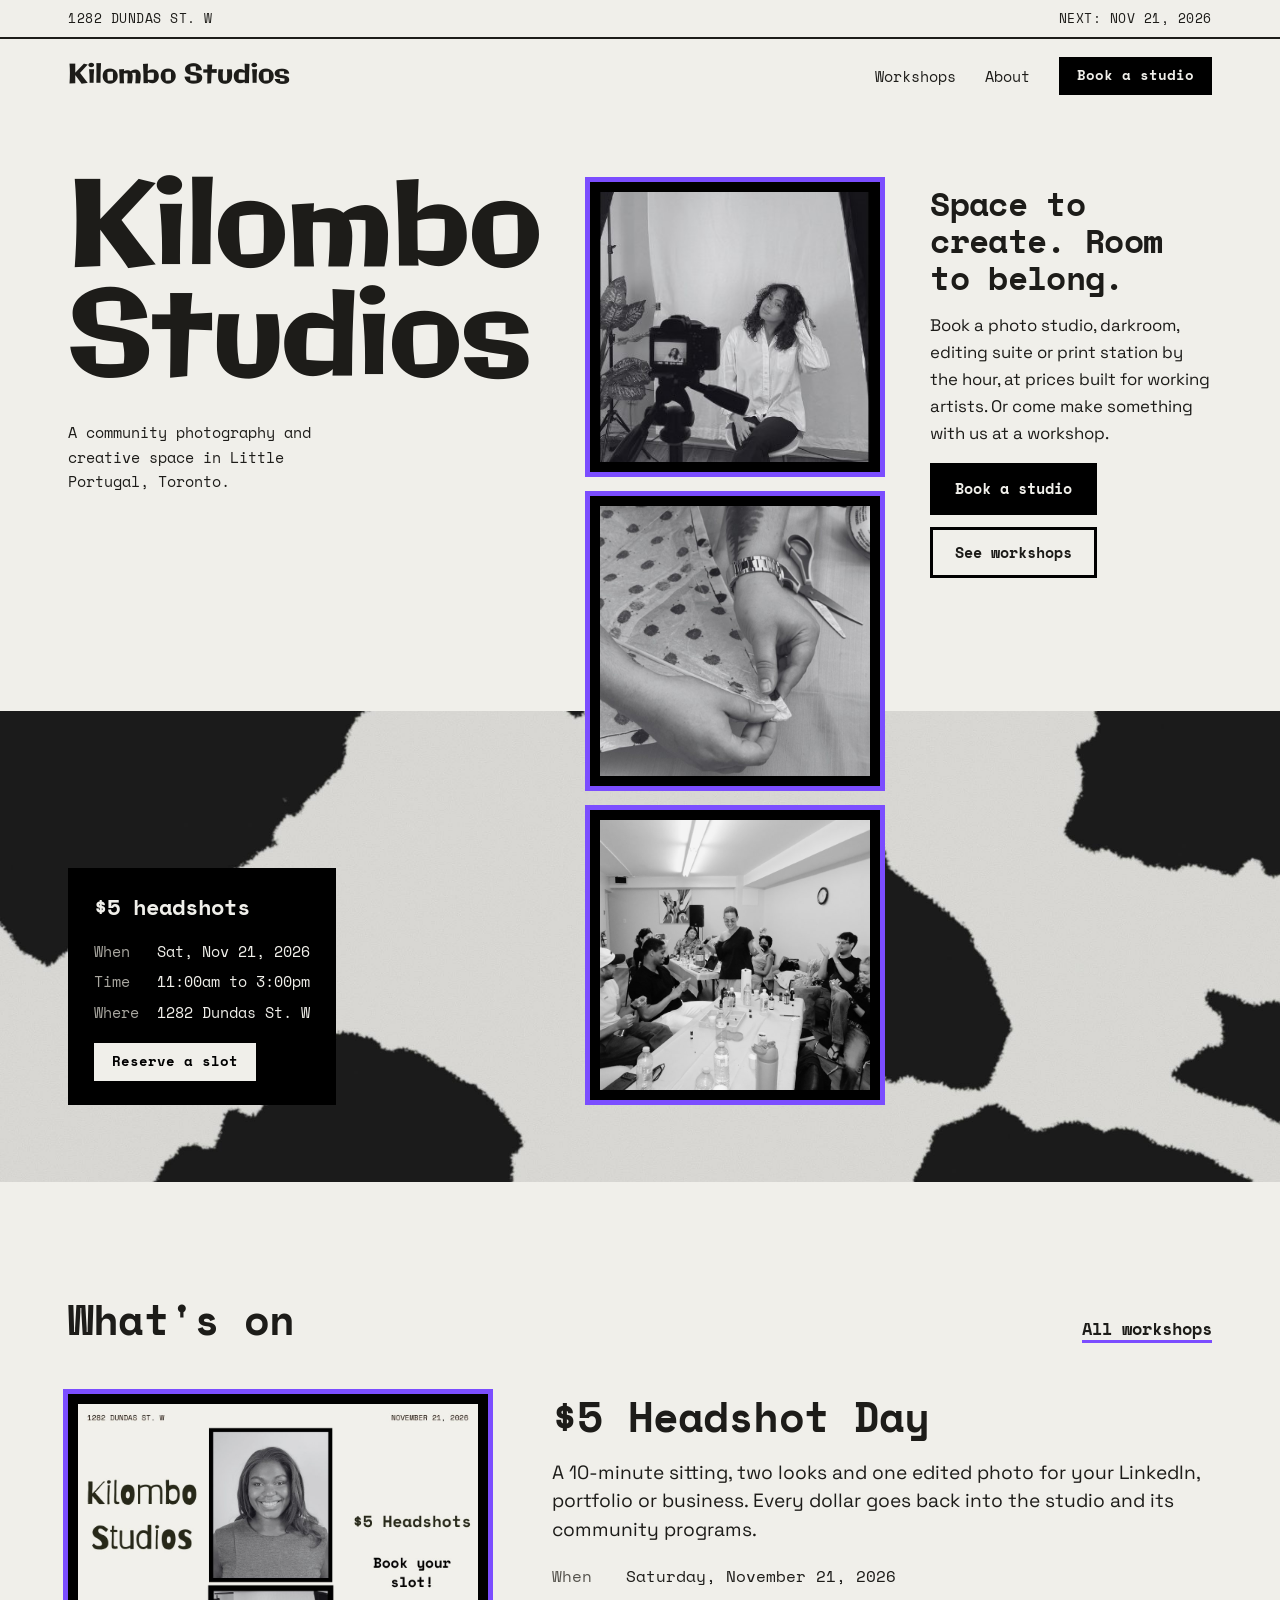
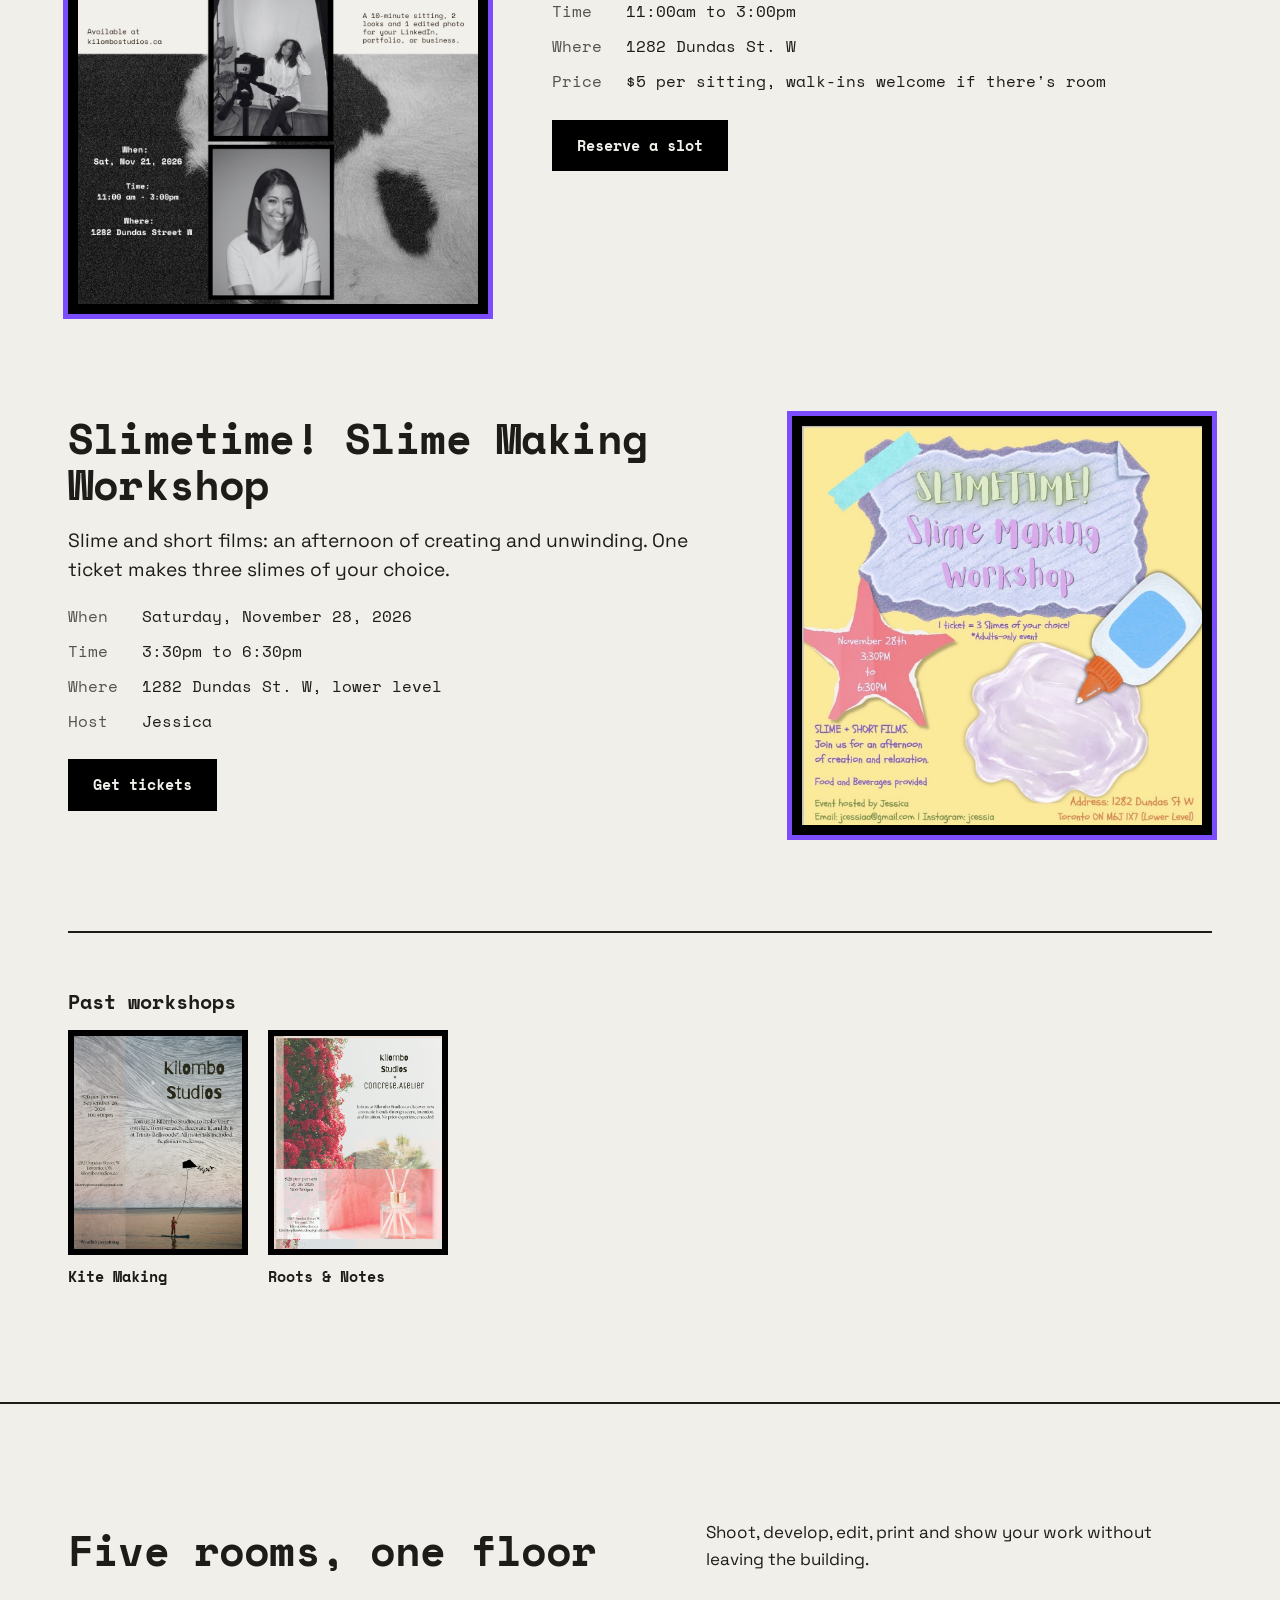
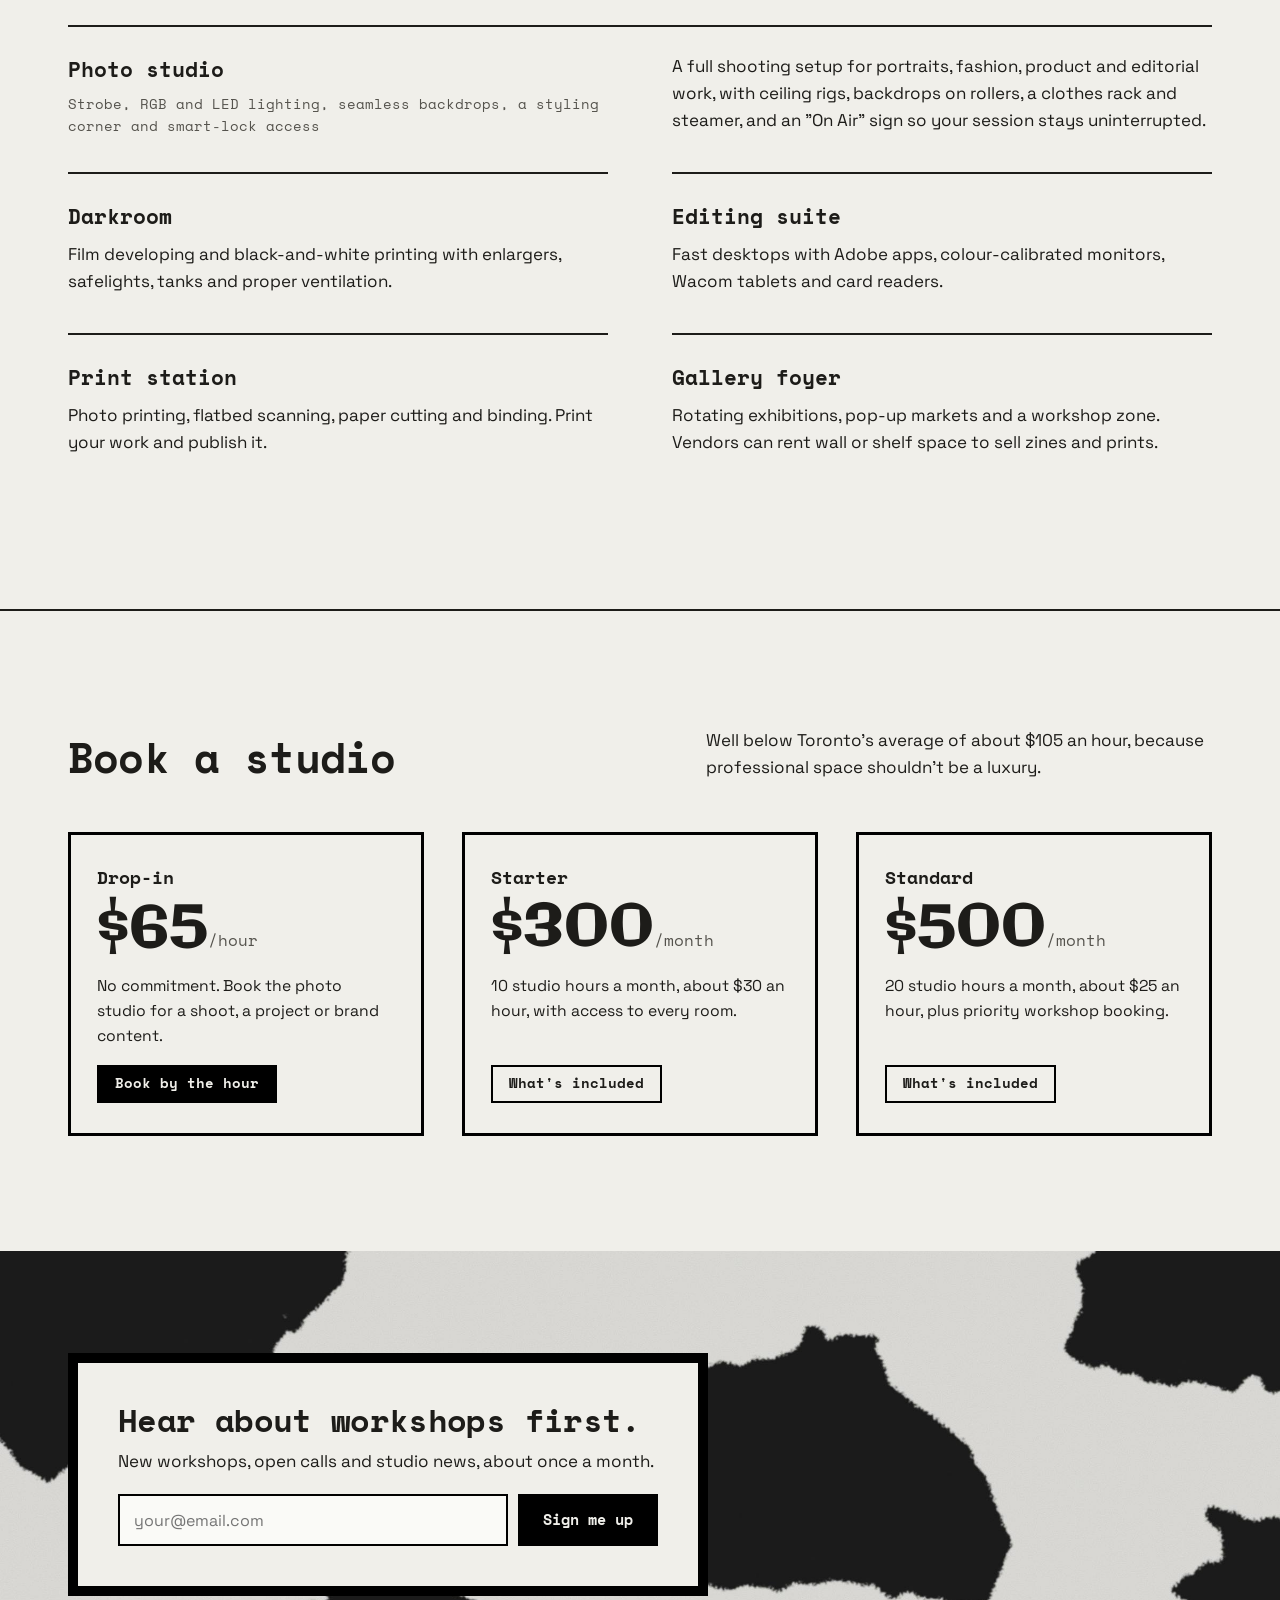
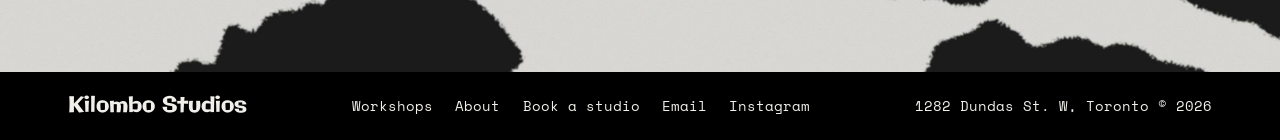
<file: index.html>
<!DOCTYPE html>
<html lang="en">
<head>
  <meta charset="UTF-8" />
  <meta name="viewport" content="width=device-width, initial-scale=1.0" />
  <title>Kilombo Studios — Photo studio rental & workshops, Little Portugal, Toronto</title>
  <meta name="description" content="A community photography and creative space at 1282 Dundas St. W in Little Portugal, Toronto. Book the photo studio, darkroom, editing suite or print station, or join a workshop." />
  <meta property="og:title" content="Kilombo Studios — Photo studio rental & workshops, Little Portugal, Toronto" />
  <meta property="og:description" content="A community photography and creative space at 1282 Dundas St. W in Little Portugal, Toronto. Book the photo studio, darkroom, editing suite or print station, or join a workshop." />
  <meta property="og:image" content="https://kilombostudios.ca/images/frame-2.jpg" />
  <meta name="theme-color" content="#F0EFEA" />
  <link rel="preload" href="fonts/galindo-400.woff2" as="font" type="font/woff2" crossorigin />
  <link rel="preload" href="fonts/space-mono-700.woff2" as="font" type="font/woff2" crossorigin />
  <link rel="stylesheet" href="css/site.css" />
  <script>document.documentElement.classList.add('js');</script>
</head>
<body>
  <a class="skip" href="#main">Skip to content</a>
  <div class="topline">
    <div class="wrap">
      <a href="https://www.google.com/maps/search/?api=1&query=1282+Dundas+St+W,+Toronto,+ON" target="_blank" rel="noopener">1282 Dundas St. W</a>
      <a href="workshops.html#coming-up">Next: Nov 21, 2026</a>
    </div>
  </div>
  <header class="nav">
    <div class="wrap">
      <a class="nav-brand" href="index.html">Kilombo Studios</a>
      <ul class="nav-links">
        <li><a href="workshops.html">Workshops</a></li>
        <li><a href="about.html">About</a></li>
        <li><a class="btn btn--small" href="book.html">Book a studio</a></li>
      </ul>
    </div>
  </header>

  <main id="main">
    <section class="hero" aria-labelledby="hero-title">
      <div class="wrap">
        <div class="hero-title">
          <h1 id="hero-title" class="display">Kilombo<br>Studios</h1>
          <p>A community photography and creative space in Little Portugal, Toronto.</p>
        </div>

        <div class="strip" aria-label="Moments at Kilombo">
          <figure class="frame" style="margin:0"><img src="images/frame-2.jpg" alt="A sitter on a stool in front of a white backdrop, camera on a tripod in the foreground" width="310" height="390" /></figure>
          <figure class="frame" style="margin:0"><img src="images/workshop-kite-making.jpg" alt="Hands taping the edge of a patterned paper kite, scissors and tape on the table" width="720" height="720" /></figure>
          <figure class="frame" style="margin:0"><img src="images/workshop-roots-and-notes.jpg" alt="Participants laughing and clapping around the blending table at a scent workshop in the studio" width="720" height="720" /></figure>
        </div>

        <div class="hero-intro">
          <h2 class="h2">Space to create. Room to belong.</h2>
          <p>Book a photo studio, darkroom, editing suite or print station by the hour, at prices built for working artists. Or come make something with us at a workshop.</p>
          <div class="btn-row">
            <a class="btn" href="book.html">Book a studio</a>
            <a class="btn btn--ghost" href="workshops.html">See workshops</a>
          </div>
        </div>

        <aside class="next-up" aria-labelledby="next-title">
          <h2 id="next-title">$5 headshots</h2>
          <dl>
            <dt>When</dt><dd>Sat, Nov 21, 2026</dd>
            <dt>Time</dt><dd>11:00am to 3:00pm</dd>
            <dt>Where</dt><dd>1282 Dundas St. W</dd>
          </dl>
          <a class="btn btn--small" href="https://www.eventbrite.ca/e/2004500255223?aff=website" target="_blank" rel="noopener">Reserve a slot</a>
        </aside>
      </div>
    </section>

    <section class="section" id="whats-on" aria-labelledby="on-title">
      <div class="wrap">
        <div class="section-head">
          <h2 id="on-title" class="h2">What's on</h2>
          <a class="textlink" href="workshops.html">All workshops</a>
        </div>

        <div class="feature">
          <a class="frame frame--now" href="images/headshot-day-poster.jpg" target="_blank" rel="noopener" aria-label="Open the $5 Headshot Day poster">
            <img src="images/headshot-day-poster.jpg" alt="$5 Headshots poster: Saturday November 21, 2026, 11am to 3pm, 1282 Dundas Street W" width="1080" height="1350" loading="lazy" />
          </a>
          <div class="feature-body">
            <h3 class="h2">$5 Headshot Day</h3>
            <p class="lead">A 10-minute sitting, two looks and one edited photo for your LinkedIn, portfolio or business. Every dollar goes back into the studio and its community programs.</p>
            <dl class="facts">
              <dt>When</dt><dd>Saturday, November 21, 2026</dd>
              <dt>Time</dt><dd>11:00am to 3:00pm</dd>
              <dt>Where</dt><dd>1282 Dundas St. W</dd>
              <dt>Price</dt><dd>$5 per sitting, walk-ins welcome if there's room</dd>
            </dl>
            <a class="btn" href="https://www.eventbrite.ca/e/2004500255223?aff=website" target="_blank" rel="noopener">Reserve a slot</a>
          </div>
        </div>

        <div class="feature feature--reverse feature--next">
          <a class="frame frame--now" href="images/slimetime-poster.jpg" target="_blank" rel="noopener" aria-label="Open the Slimetime poster">
            <img src="images/slimetime-poster.jpg" alt="Slimetime! Slime Making Workshop poster: November 28, 3:30 to 6:30pm, adults only, one ticket makes three slimes, slime and short films, food and beverages provided, hosted by Jessica, 1282 Dundas St W, lower level" width="1179" height="1175" loading="lazy" />
          </a>
          <div class="feature-body">
            <h3 class="h2">Slimetime! Slime Making Workshop</h3>
            <p class="lead">Slime and short films: an afternoon of creating and unwinding. One ticket makes three slimes of your choice.</p>
            <dl class="facts">
              <dt>When</dt><dd>Saturday, November 28, 2026</dd>
              <dt>Time</dt><dd>3:30pm to 6:30pm</dd>
              <dt>Where</dt><dd>1282 Dundas St. W, lower level</dd>
              <dt>Host</dt><dd>Jessica</dd>
            </dl>
            <a class="btn" href="https://www.eventbrite.ca/e/slimetime-slime-making-workshop-tickets-2004419049334?aff=website" target="_blank" rel="noopener">Get tickets</a>
          </div>
        </div>

        <div class="past-strip">
          <h3 class="h3 teasers-title">Past workshops</h3>
          <div class="teasers">
              <a class="teaser" href="workshops.html#kite-making">
                <span class="frame"><img src="images/kite-making-poster.jpg" alt="" width="1080" height="1350" loading="lazy" /></span>
                <span class="teaser-title">Kite Making</span>
              </a>
              <a class="teaser" href="workshops.html#roots-and-notes">
                <span class="frame"><img src="images/roots-and-notes-poster.jpg" alt="" width="1200" height="1553" loading="lazy" /></span>
                <span class="teaser-title">Roots &amp; Notes</span>
              </a>
          </div>
        </div>
      </div>
    </section>

    <section class="section" aria-labelledby="space-title">
      <div class="wrap">
        <div class="section-head">
          <h2 id="space-title" class="h2">Five rooms, one floor</h2>
          <p>Shoot, develop, edit, print and show your work without leaving the building.</p>
        </div>
        <ul class="rooms">
          <li class="span">
            <div><h3>Photo studio</h3><p class="kit">Strobe, RGB and LED lighting, seamless backdrops, a styling corner and smart-lock access</p></div>
            <p>A full shooting setup for portraits, fashion, product and editorial work, with ceiling rigs, backdrops on rollers, a clothes rack and steamer, and an "On Air" sign so your session stays uninterrupted.</p>
          </li>
          <li><h3>Darkroom</h3><p>Film developing and black-and-white printing with enlargers, safelights, tanks and proper ventilation.</p></li>
          <li><h3>Editing suite</h3><p>Fast desktops with Adobe apps, colour-calibrated monitors, Wacom tablets and card readers.</p></li>
          <li><h3>Print station</h3><p>Photo printing, flatbed scanning, paper cutting and binding. Print your work and publish it.</p></li>
          <li><h3>Gallery foyer</h3><p>Rotating exhibitions, pop-up markets and a workshop zone. Vendors can rent wall or shelf space to sell zines and prints.</p></li>
        </ul>
      </div>
    </section>

    <section class="section" aria-labelledby="rates-title">
      <div class="wrap">
        <div class="section-head">
          <h2 id="rates-title" class="h2">Book a studio</h2>
          <p>Well below Toronto's average of about $105 an hour, because professional space shouldn't be a luxury.</p>
        </div>
        <div class="rates">
          <div class="rate"><h3>Drop-in</h3><p class="price">$65<small>/hour</small></p><p>No commitment. Book the photo studio for a shoot, a project or brand content.</p><a class="btn btn--small" href="book.html?interest=Studio%20booking%20%28hourly%29#request">Book by the hour</a></div>
          <div class="rate"><h3>Starter</h3><p class="price">$300<small>/month</small></p><p>10 studio hours a month, about $30 an hour, with access to every room.</p><a class="btn btn--ghost btn--small" href="book.html#rates">What's included</a></div>
          <div class="rate"><h3>Standard</h3><p class="price">$500<small>/month</small></p><p>20 studio hours a month, about $25 an hour, plus priority workshop booking.</p><a class="btn btn--ghost btn--small" href="book.html#rates">What's included</a></div>
        </div>
      </div>
    </section>
  </main>
  <footer class="footer hide-bg">
    <div class="wrap">
      <div class="footer-card" id="newsletter">
        <h2 class="h2">Hear about workshops first.</h2>
        <p>New workshops, open calls and studio news, about once a month.</p>
        <form class="newsletter" data-form="newsletter" data-subject="Newsletter sign-up — Kilombo website">
          <input type="text" name="_honey" class="hp-field" tabindex="-1" autocomplete="off" aria-hidden="true" />
          <label class="hp-field" for="nl-email">Email address</label>
          <input id="nl-email" type="email" name="email" placeholder="your@email.com" required />
          <button class="btn" type="submit">Sign me up</button>
        </form>
        <p class="form-status" role="status" aria-live="polite" hidden></p>
      </div>
    </div>
    <div class="footer-base">
      <div class="wrap">
        <span class="footer-brand">Kilombo Studios</span>
        <ul>
          <li><a href="workshops.html">Workshops</a></li>
          <li><a href="about.html">About</a></li>
          <li><a href="book.html">Book a studio</a></li>
          <li><a href="mailto:kilombophotostudios@gmail.com">Email</a></li>
          <li><a href="https://www.instagram.com/kilombostudios/" target="_blank" rel="noopener">Instagram</a></li>
        </ul>
        <span>1282 Dundas St. W, Toronto &copy; 2026</span>
      </div>
    </div>
  </footer>
  <script src="js/site.js"></script>
</body>
</html>
</file>
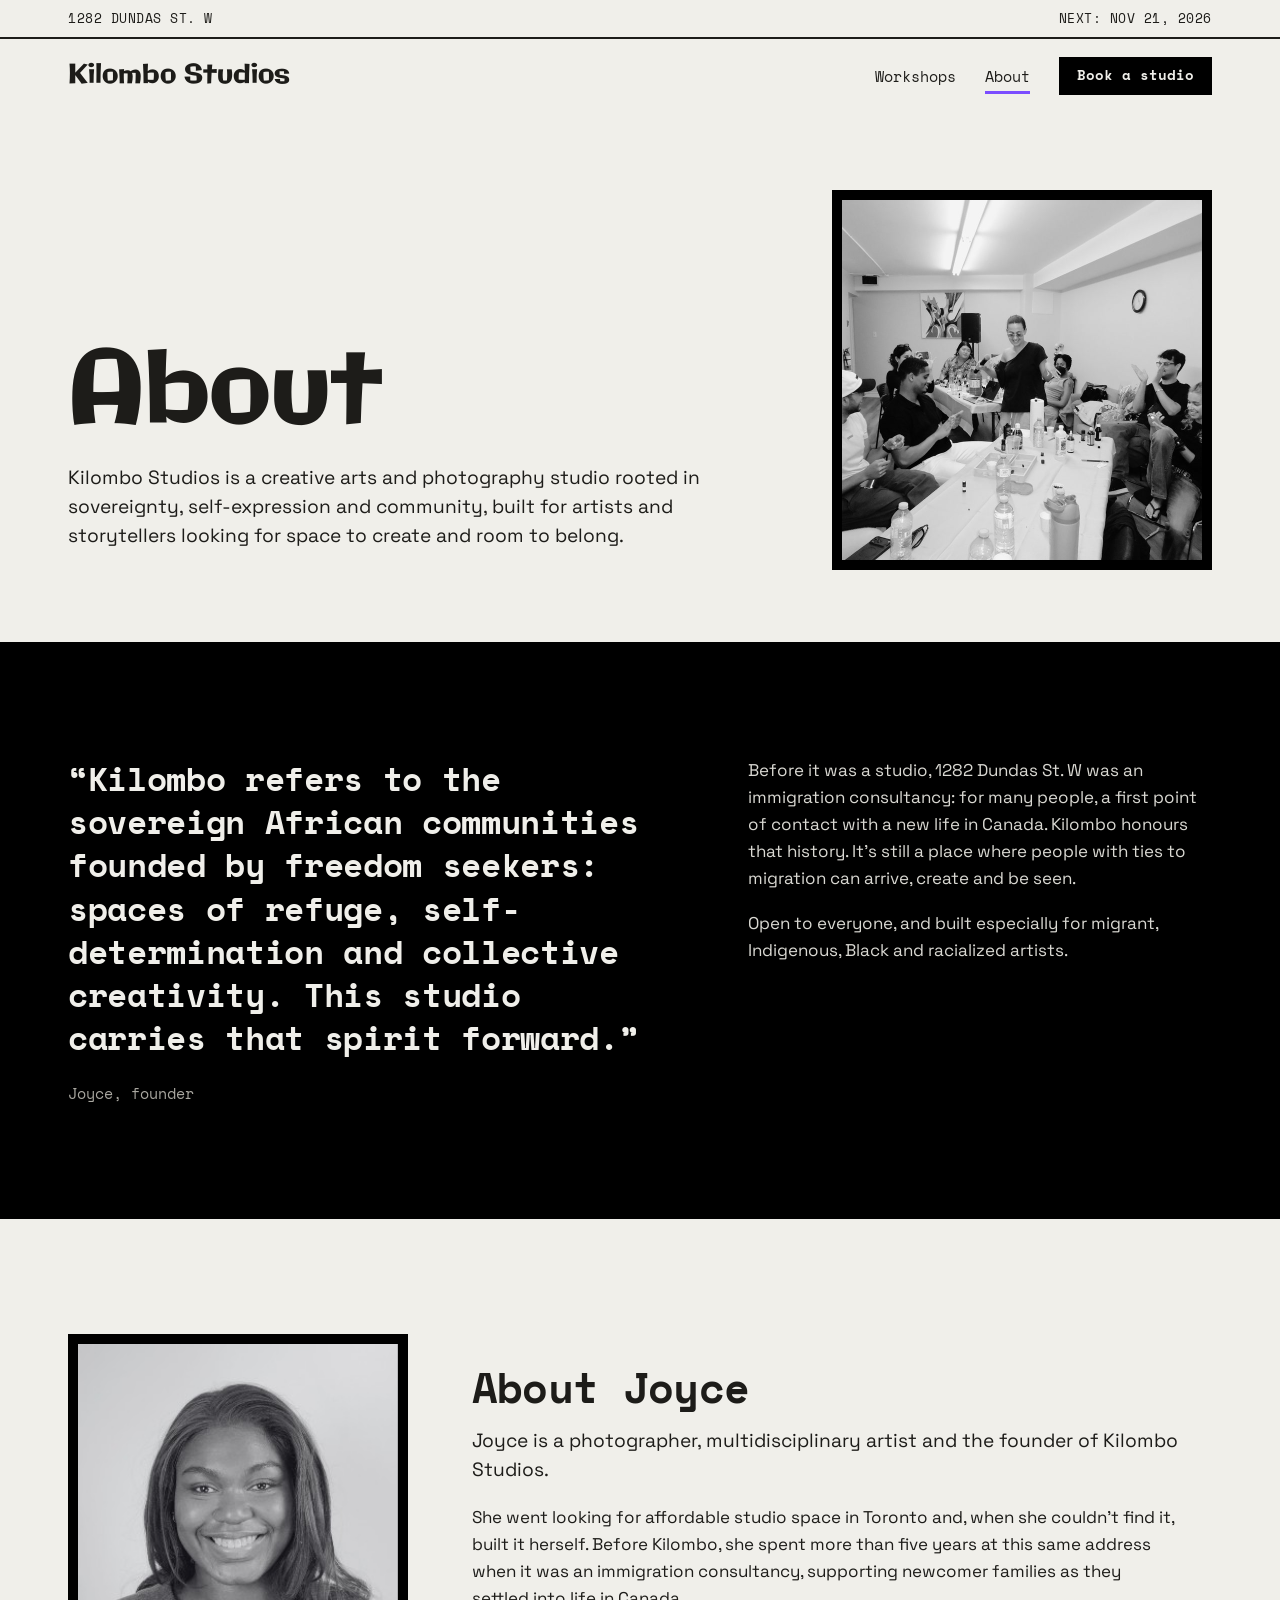
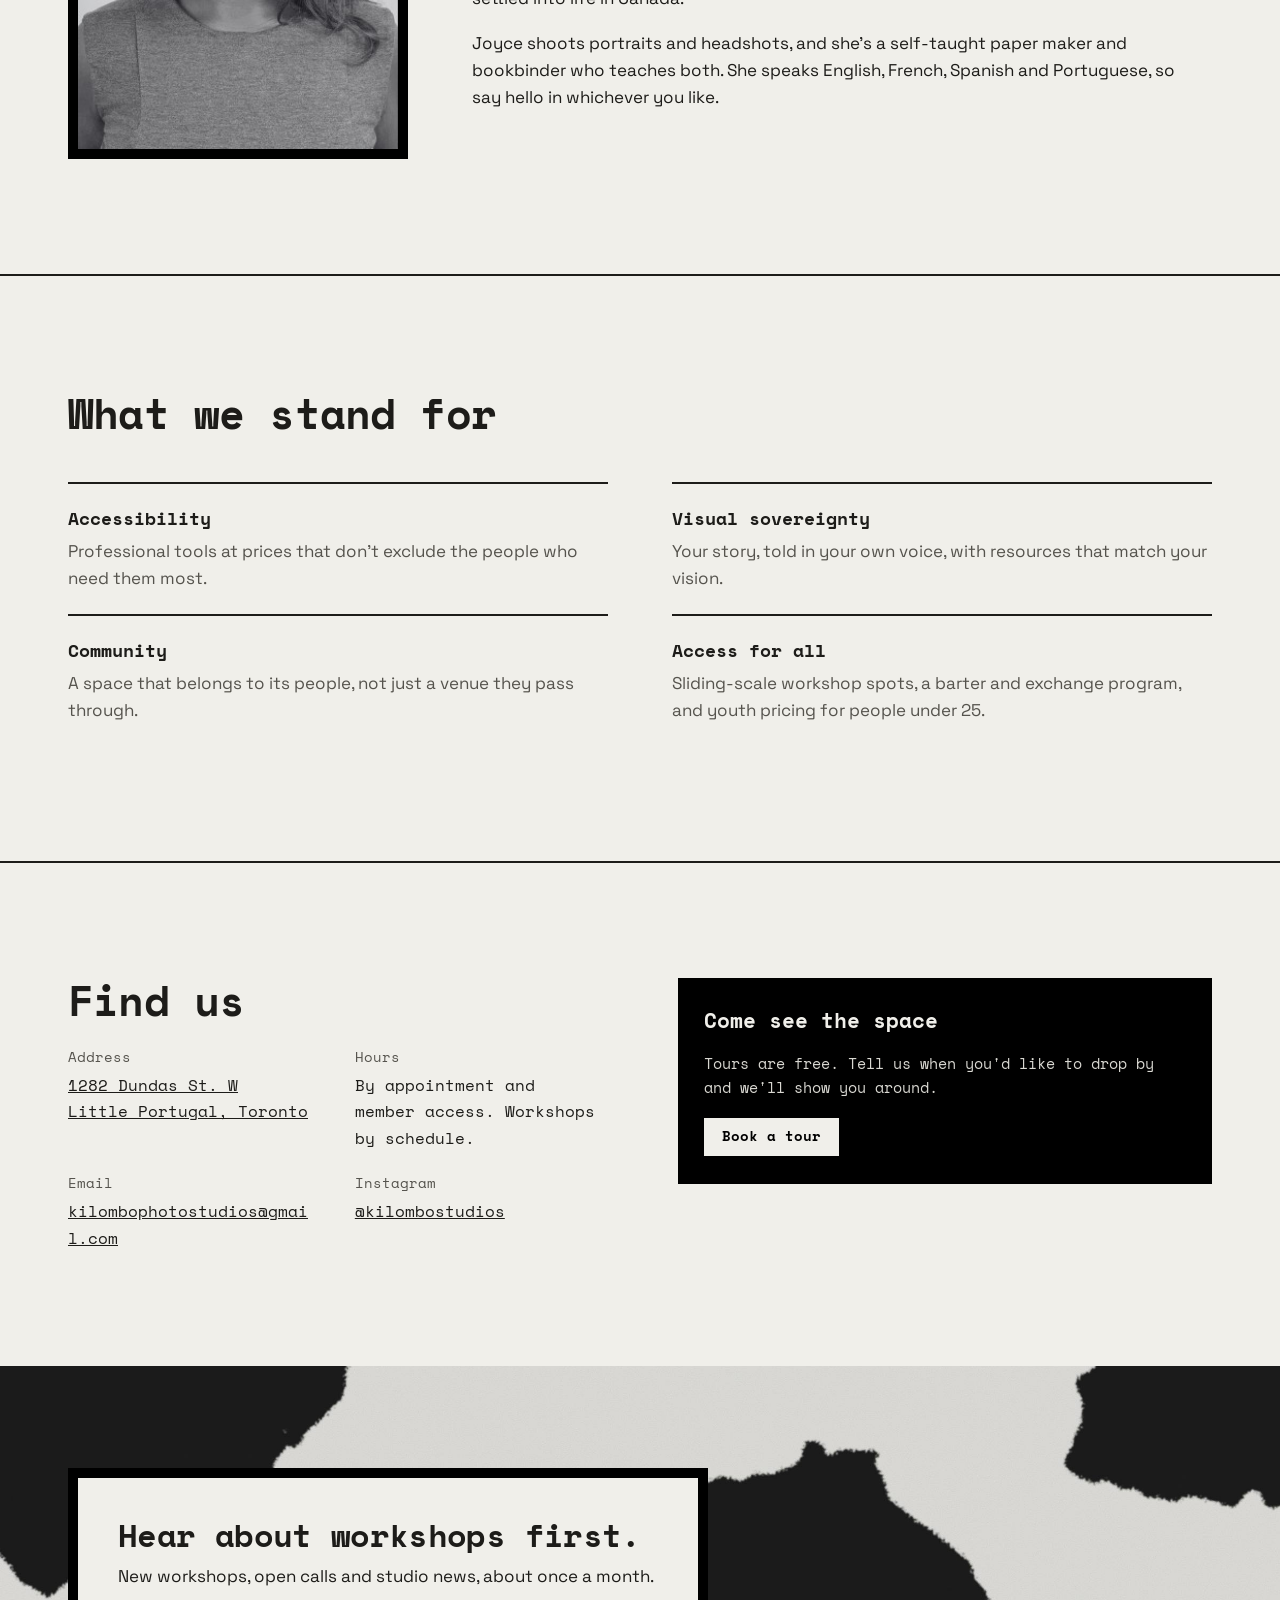
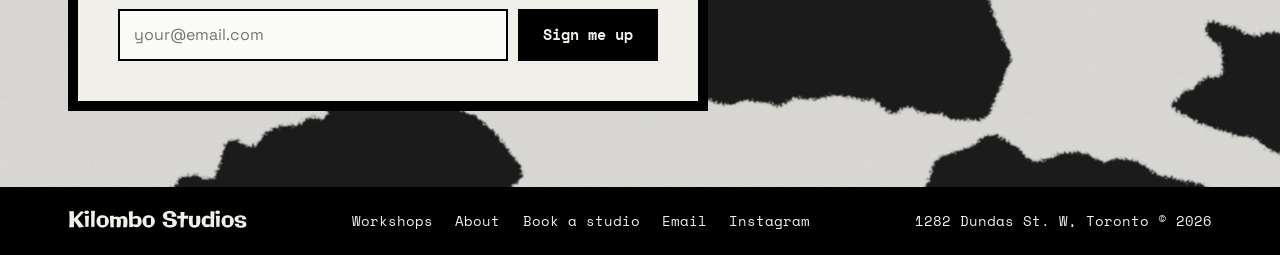
<file: about.html>
<!DOCTYPE html>
<html lang="en">
<head>
  <meta charset="UTF-8" />
  <meta name="viewport" content="width=device-width, initial-scale=1.0" />
  <title>About — Kilombo Studios</title>
  <meta name="description" content="The story behind Kilombo Studios, a community photography and creative space at 1282 Dundas St. W in Little Portugal, Toronto." />
  <meta property="og:title" content="About — Kilombo Studios" />
  <meta property="og:description" content="The story behind Kilombo Studios, a community photography and creative space at 1282 Dundas St. W in Little Portugal, Toronto." />
  <meta property="og:image" content="https://kilombostudios.ca/images/frame-2.jpg" />
  <meta name="theme-color" content="#F0EFEA" />
  <link rel="preload" href="fonts/galindo-400.woff2" as="font" type="font/woff2" crossorigin />
  <link rel="preload" href="fonts/space-mono-700.woff2" as="font" type="font/woff2" crossorigin />
  <link rel="stylesheet" href="css/site.css" />
  <script>document.documentElement.classList.add('js');</script>
</head>
<body>
  <a class="skip" href="#main">Skip to content</a>
  <div class="topline">
    <div class="wrap">
      <a href="https://www.google.com/maps/search/?api=1&query=1282+Dundas+St+W,+Toronto,+ON" target="_blank" rel="noopener">1282 Dundas St. W</a>
      <a href="workshops.html#coming-up">Next: Nov 21, 2026</a>
    </div>
  </div>
  <header class="nav">
    <div class="wrap">
      <a class="nav-brand" href="index.html">Kilombo Studios</a>
      <ul class="nav-links">
        <li><a href="workshops.html">Workshops</a></li>
        <li><a href="about.html" aria-current="page">About</a></li>
        <li><a class="btn btn--small" href="book.html">Book a studio</a></li>
      </ul>
    </div>
  </header>

  <main id="main">
    <section class="page-head" aria-labelledby="page-title">
      <div class="wrap">
        <div>
          <h1 id="page-title" class="display">About</h1>
          <p class="lead">Kilombo Studios is a creative arts and photography studio rooted in sovereignty, self-expression and community, built for artists and storytellers looking for space to create and room to belong.</p>
        </div>
        <figure class="frame" style="margin:0"><img src="images/workshop-roots-and-notes.jpg" alt="Participants laughing and clapping around the blending table at a scent workshop in the studio" width="720" height="720" /></figure>
      </div>
    </section>

    <section class="section story" aria-labelledby="story-title">
      <div class="wrap">
        <div>
          <h2 id="story-title" class="hp-field">Our story</h2>
          <blockquote>“Kilombo refers to the sovereign African communities founded by freedom seekers: spaces of refuge, self-determination and collective creativity. This studio carries that spirit forward.”</blockquote>
          <cite>Joyce, founder</cite>
        </div>
        <div>
          <p>Before it was a studio, 1282 Dundas St. W was an immigration consultancy: for many people, a first point of contact with a new life in Canada. Kilombo honours that history. It's still a place where people with ties to migration can arrive, create and be seen.</p>
          <p>Open to everyone, and built especially for migrant, Indigenous, Black and racialized artists.</p>
        </div>
      </div>
    </section>

    <section class="section" id="joyce" aria-labelledby="joyce-title">
      <div class="wrap">
        <div class="feature feature--person">
          <figure class="frame" style="margin:0"><img src="images/joyce.jpg" alt="Black-and-white portrait of Joyce, founder of Kilombo Studios, smiling" width="310" height="392" loading="lazy" /></figure>
          <div class="feature-body">
            <h2 id="joyce-title" class="h2">About Joyce</h2>
            <p class="lead">Joyce is a photographer, multidisciplinary artist and the founder of Kilombo Studios.</p>
            <p>She went looking for affordable studio space in Toronto and, when she couldn't find it, built it herself. Before Kilombo, she spent more than five years at this same address when it was an immigration consultancy, supporting newcomer families as they settled into life in Canada.</p>
            <p>Joyce shoots portraits and headshots, and she's a self-taught paper maker and bookbinder who teaches both. She speaks English, French, Spanish and Portuguese, so say hello in whichever you like.</p>
          </div>
        </div>
      </div>
    </section>

    <section class="section" aria-labelledby="values-title">
      <div class="wrap">
        <h2 id="values-title" class="h2 section-title">What we stand for</h2>
        <ul class="teach">
          <li><h3>Accessibility</h3><p>Professional tools at prices that don't exclude the people who need them most.</p></li>
          <li><h3>Visual sovereignty</h3><p>Your story, told in your own voice, with resources that match your vision.</p></li>
          <li><h3>Community</h3><p>A space that belongs to its people, not just a venue they pass through.</p></li>
          <li><h3>Access for all</h3><p>Sliding-scale workshop spots, a barter and exchange program, and youth pricing for people under 25.</p></li>
        </ul>
      </div>
    </section>

    <section class="section" id="find-us" aria-labelledby="find-title">
      <div class="wrap split">
        <div>
          <h2 id="find-title" class="h2" style="margin-bottom:1.4rem">Find us</h2>
          <dl class="info">
            <div><dt>Address</dt><dd><a href="https://www.google.com/maps/search/?api=1&query=1282+Dundas+St+W,+Toronto,+ON" target="_blank" rel="noopener">1282 Dundas St. W<br>Little Portugal, Toronto</a></dd></div>
            <div><dt>Hours</dt><dd>By appointment and member access. Workshops by schedule.</dd></div>
            <div><dt>Email</dt><dd><a href="mailto:kilombophotostudios@gmail.com">kilombophotostudios@gmail.com</a></dd></div>
            <div><dt>Instagram</dt><dd><a href="https://www.instagram.com/kilombostudios/" target="_blank" rel="noopener">@kilombostudios</a></dd></div>
          </dl>
        </div>
        <div class="thursday">
          <h2>Come see the space</h2>
          <p>Tours are free. Tell us when you'd like to drop by and we'll show you around.</p>
          <p style="margin-top:1.2rem"><a class="btn btn--small btn--light" href="book.html?interest=Book%20a%20Tour#request">Book a tour</a></p>
        </div>
      </div>
    </section>
  </main>
  <footer class="footer hide-bg">
    <div class="wrap">
      <div class="footer-card" id="newsletter">
        <h2 class="h2">Hear about workshops first.</h2>
        <p>New workshops, open calls and studio news, about once a month.</p>
        <form class="newsletter" data-form="newsletter" data-subject="Newsletter sign-up — Kilombo website">
          <input type="text" name="_honey" class="hp-field" tabindex="-1" autocomplete="off" aria-hidden="true" />
          <label class="hp-field" for="nl-email">Email address</label>
          <input id="nl-email" type="email" name="email" placeholder="your@email.com" required />
          <button class="btn" type="submit">Sign me up</button>
        </form>
        <p class="form-status" role="status" aria-live="polite" hidden></p>
      </div>
    </div>
    <div class="footer-base">
      <div class="wrap">
        <span class="footer-brand">Kilombo Studios</span>
        <ul>
          <li><a href="workshops.html">Workshops</a></li>
          <li><a href="about.html">About</a></li>
          <li><a href="book.html">Book a studio</a></li>
          <li><a href="mailto:kilombophotostudios@gmail.com">Email</a></li>
          <li><a href="https://www.instagram.com/kilombostudios/" target="_blank" rel="noopener">Instagram</a></li>
        </ul>
        <span>1282 Dundas St. W, Toronto &copy; 2026</span>
      </div>
    </div>
  </footer>
  <script src="js/site.js"></script>
</body>
</html>
</file>
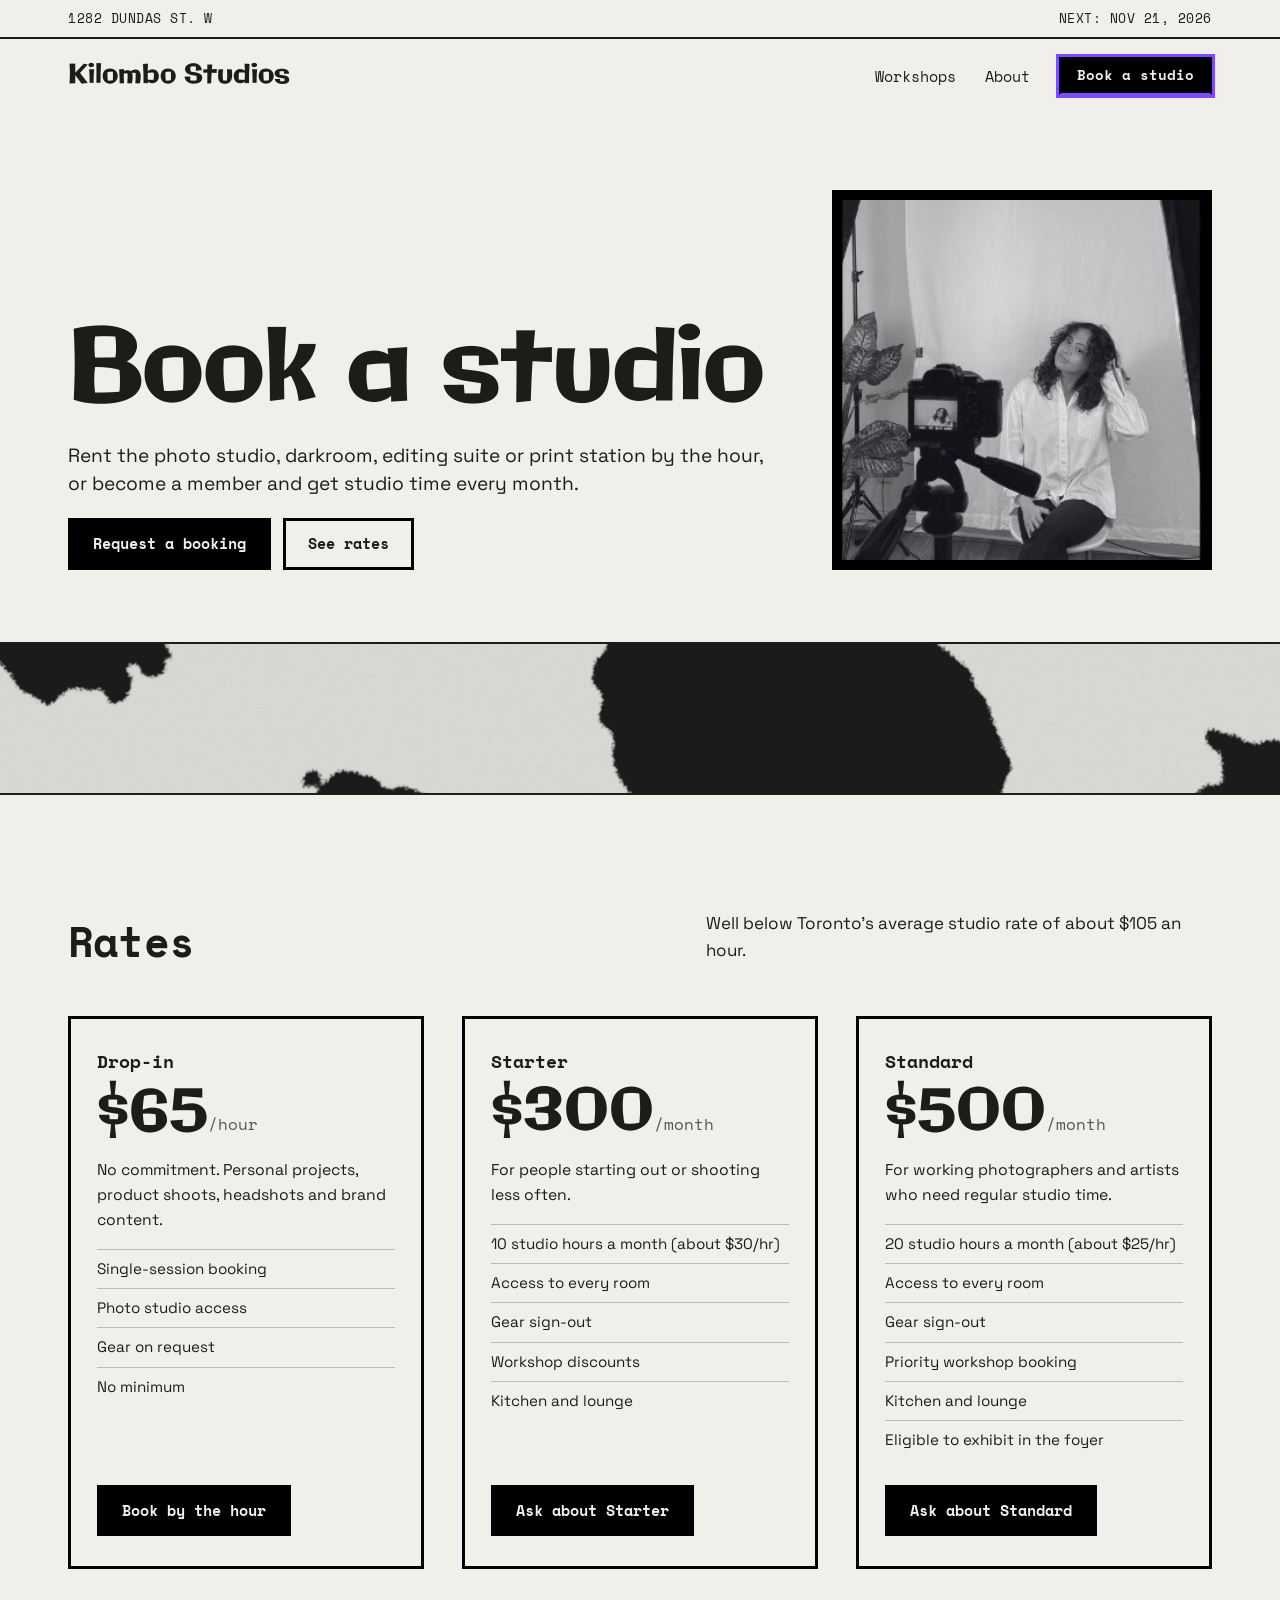
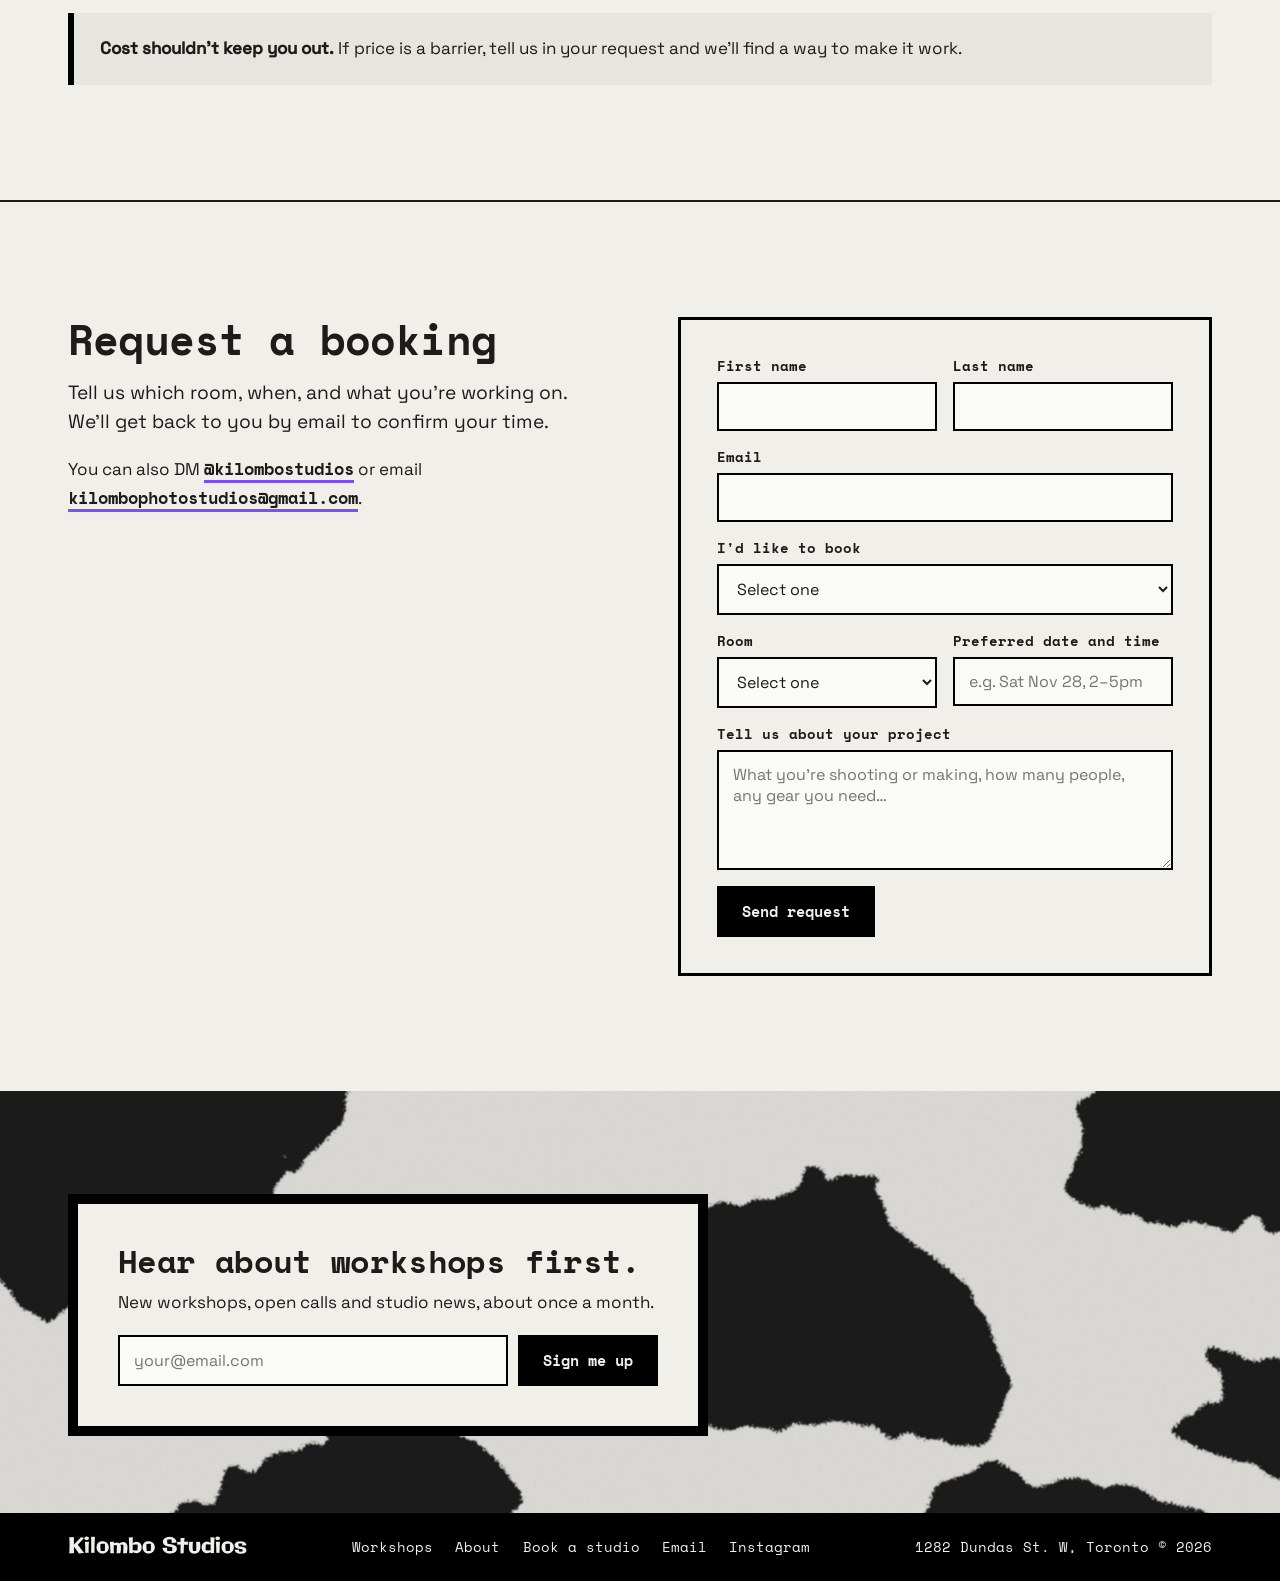
<file: book.html>
<!DOCTYPE html>
<html lang="en">
<head>
  <meta charset="UTF-8" />
  <meta name="viewport" content="width=device-width, initial-scale=1.0" />
  <title>Book a studio — Kilombo Studios</title>
  <meta name="description" content="Book the photo studio, darkroom, editing suite or print station at Kilombo Studios, 1282 Dundas St. W, Toronto. From $65 an hour, or become a member." />
  <meta property="og:title" content="Book a studio — Kilombo Studios" />
  <meta property="og:description" content="Book the photo studio, darkroom, editing suite or print station at Kilombo Studios, 1282 Dundas St. W, Toronto. From $65 an hour, or become a member." />
  <meta property="og:image" content="https://kilombostudios.ca/images/frame-2.jpg" />
  <meta name="theme-color" content="#F0EFEA" />
  <link rel="preload" href="fonts/galindo-400.woff2" as="font" type="font/woff2" crossorigin />
  <link rel="preload" href="fonts/space-mono-700.woff2" as="font" type="font/woff2" crossorigin />
  <link rel="stylesheet" href="css/site.css" />
  <script>document.documentElement.classList.add('js');</script>
</head>
<body>
  <a class="skip" href="#main">Skip to content</a>
  <div class="topline">
    <div class="wrap">
      <a href="https://www.google.com/maps/search/?api=1&query=1282+Dundas+St+W,+Toronto,+ON" target="_blank" rel="noopener">1282 Dundas St. W</a>
      <a href="workshops.html#coming-up">Next: Nov 21, 2026</a>
    </div>
  </div>
  <header class="nav">
    <div class="wrap">
      <a class="nav-brand" href="index.html">Kilombo Studios</a>
      <ul class="nav-links">
        <li><a href="workshops.html">Workshops</a></li>
        <li><a href="about.html">About</a></li>
        <li><a class="btn btn--small" href="book.html" aria-current="page">Book a studio</a></li>
      </ul>
    </div>
  </header>

  <main id="main">
    <section class="page-head" aria-labelledby="page-title">
      <div class="wrap">
        <div>
          <h1 id="page-title" class="display">Book a studio</h1>
          <p class="lead">Rent the photo studio, darkroom, editing suite or print station by the hour, or become a member and get studio time every month.</p>
          <div class="btn-row"><a class="btn" href="#request">Request a booking</a><a class="btn btn--ghost" href="#rates">See rates</a></div>
        </div>
        <figure class="frame" style="margin:0"><img src="images/frame-2.jpg" alt="A sitter on a stool in front of a white backdrop, camera on a tripod in the foreground" width="310" height="390" /></figure>
      </div>
    </section>
    <div class="hide-band hide-bg" role="presentation"></div>

    <section class="section" id="rates" aria-labelledby="rates-title">
      <div class="wrap">
        <div class="section-head"><h2 id="rates-title" class="h2">Rates</h2><p>Well below Toronto's average studio rate of about $105 an hour.</p></div>
        <div class="rates">
          <div class="rate"><h3>Drop-in</h3><p class="price">$65<small>/hour</small></p><p>No commitment. Personal projects, product shoots, headshots and brand content.</p>
            <ul><li>Single-session booking</li><li>Photo studio access</li><li>Gear on request</li><li>No minimum</li></ul>
            <a class="btn" href="#request" data-interest="Studio booking (hourly)">Book by the hour</a></div>
          <div class="rate"><h3>Starter</h3><p class="price">$300<small>/month</small></p><p>For people starting out or shooting less often.</p>
            <ul><li>10 studio hours a month (about $30/hr)</li><li>Access to every room</li><li>Gear sign-out</li><li>Workshop discounts</li><li>Kitchen and lounge</li></ul>
            <a class="btn" href="#request" data-interest="Starter Membership ($300/mo)">Ask about Starter</a></div>
          <div class="rate"><h3>Standard</h3><p class="price">$500<small>/month</small></p><p>For working photographers and artists who need regular studio time.</p>
            <ul><li>20 studio hours a month (about $25/hr)</li><li>Access to every room</li><li>Gear sign-out</li><li>Priority workshop booking</li><li>Kitchen and lounge</li><li>Eligible to exhibit in the foyer</li></ul>
            <a class="btn" href="#request" data-interest="Standard Membership ($500/mo)">Ask about Standard</a></div>
        </div>
        <div class="note"><p><strong>Cost shouldn't keep you out.</strong> If price is a barrier, tell us in your request and we'll find a way to make it work.</p></div>
      </div>
    </section>

    <section class="section" id="request" aria-labelledby="request-title">
      <div class="wrap split">
        <div>
          <h2 id="request-title" class="h2" style="margin-bottom:1rem">Request a booking</h2>
          <p class="lead">Tell us which room, when, and what you're working on. We'll get back to you by email to confirm your time.</p>
          <p>You can also DM <a class="textlink" href="https://www.instagram.com/kilombostudios/" target="_blank" rel="noopener">@kilombostudios</a> or email <a class="textlink" href="mailto:kilombophotostudios@gmail.com">kilombophotostudios@gmail.com</a>.</p>
        </div>
        <form class="form" data-form="contact" data-subject="New booking request — Kilombo website">
          <input type="text" name="_honey" class="hp-field" tabindex="-1" autocomplete="off" aria-hidden="true" />
          <div class="form-row">
            <div class="field"><label for="c-first">First name</label><input id="c-first" type="text" name="First Name" required /></div>
            <div class="field"><label for="c-last">Last name</label><input id="c-last" type="text" name="Last Name" required /></div>
          </div>
          <div class="field"><label for="c-email">Email</label><input id="c-email" type="email" name="email" required /></div>
          <div class="field"><label for="contact-interest">I'd like to book</label>
            <select id="contact-interest" name="Interest"><option value="">Select one</option><option>Studio booking (hourly)</option><option>Book a Tour</option><option>Starter Membership ($300/mo)</option><option>Standard Membership ($500/mo)</option><option>Propose a Workshop</option><option>Vendor Space in the Foyer</option><option>Office / Studio Space Rental</option><option>Something Else</option></select></div>
          <div class="form-row">
            <div class="field"><label for="c-room">Room</label><select id="c-room" name="Room"><option value="">Select one</option><option>Photo studio</option><option>Darkroom</option><option>Editing suite</option><option>Print station</option><option>Gallery foyer</option><option>Not sure yet</option></select></div>
            <div class="field"><label for="c-when">Preferred date and time</label><input id="c-when" type="text" name="Preferred Date and Time" placeholder="e.g. Sat Nov 28, 2–5pm" /></div>
          </div>
          <div class="field"><label for="c-msg">Tell us about your project</label><textarea id="c-msg" name="Message" placeholder="What you're shooting or making, how many people, any gear you need…"></textarea></div>
          <button type="submit" class="btn">Send request</button>
          <p class="form-status" role="status" aria-live="polite" hidden></p>
        </form>
      </div>
    </section>
  </main>
  <footer class="footer hide-bg">
    <div class="wrap">
      <div class="footer-card" id="newsletter">
        <h2 class="h2">Hear about workshops first.</h2>
        <p>New workshops, open calls and studio news, about once a month.</p>
        <form class="newsletter" data-form="newsletter" data-subject="Newsletter sign-up — Kilombo website">
          <input type="text" name="_honey" class="hp-field" tabindex="-1" autocomplete="off" aria-hidden="true" />
          <label class="hp-field" for="nl-email">Email address</label>
          <input id="nl-email" type="email" name="email" placeholder="your@email.com" required />
          <button class="btn" type="submit">Sign me up</button>
        </form>
        <p class="form-status" role="status" aria-live="polite" hidden></p>
      </div>
    </div>
    <div class="footer-base">
      <div class="wrap">
        <span class="footer-brand">Kilombo Studios</span>
        <ul>
          <li><a href="workshops.html">Workshops</a></li>
          <li><a href="about.html">About</a></li>
          <li><a href="book.html">Book a studio</a></li>
          <li><a href="mailto:kilombophotostudios@gmail.com">Email</a></li>
          <li><a href="https://www.instagram.com/kilombostudios/" target="_blank" rel="noopener">Instagram</a></li>
        </ul>
        <span>1282 Dundas St. W, Toronto &copy; 2026</span>
      </div>
    </div>
  </footer>
  <script src="js/site.js"></script>
</body>
</html>
</file>
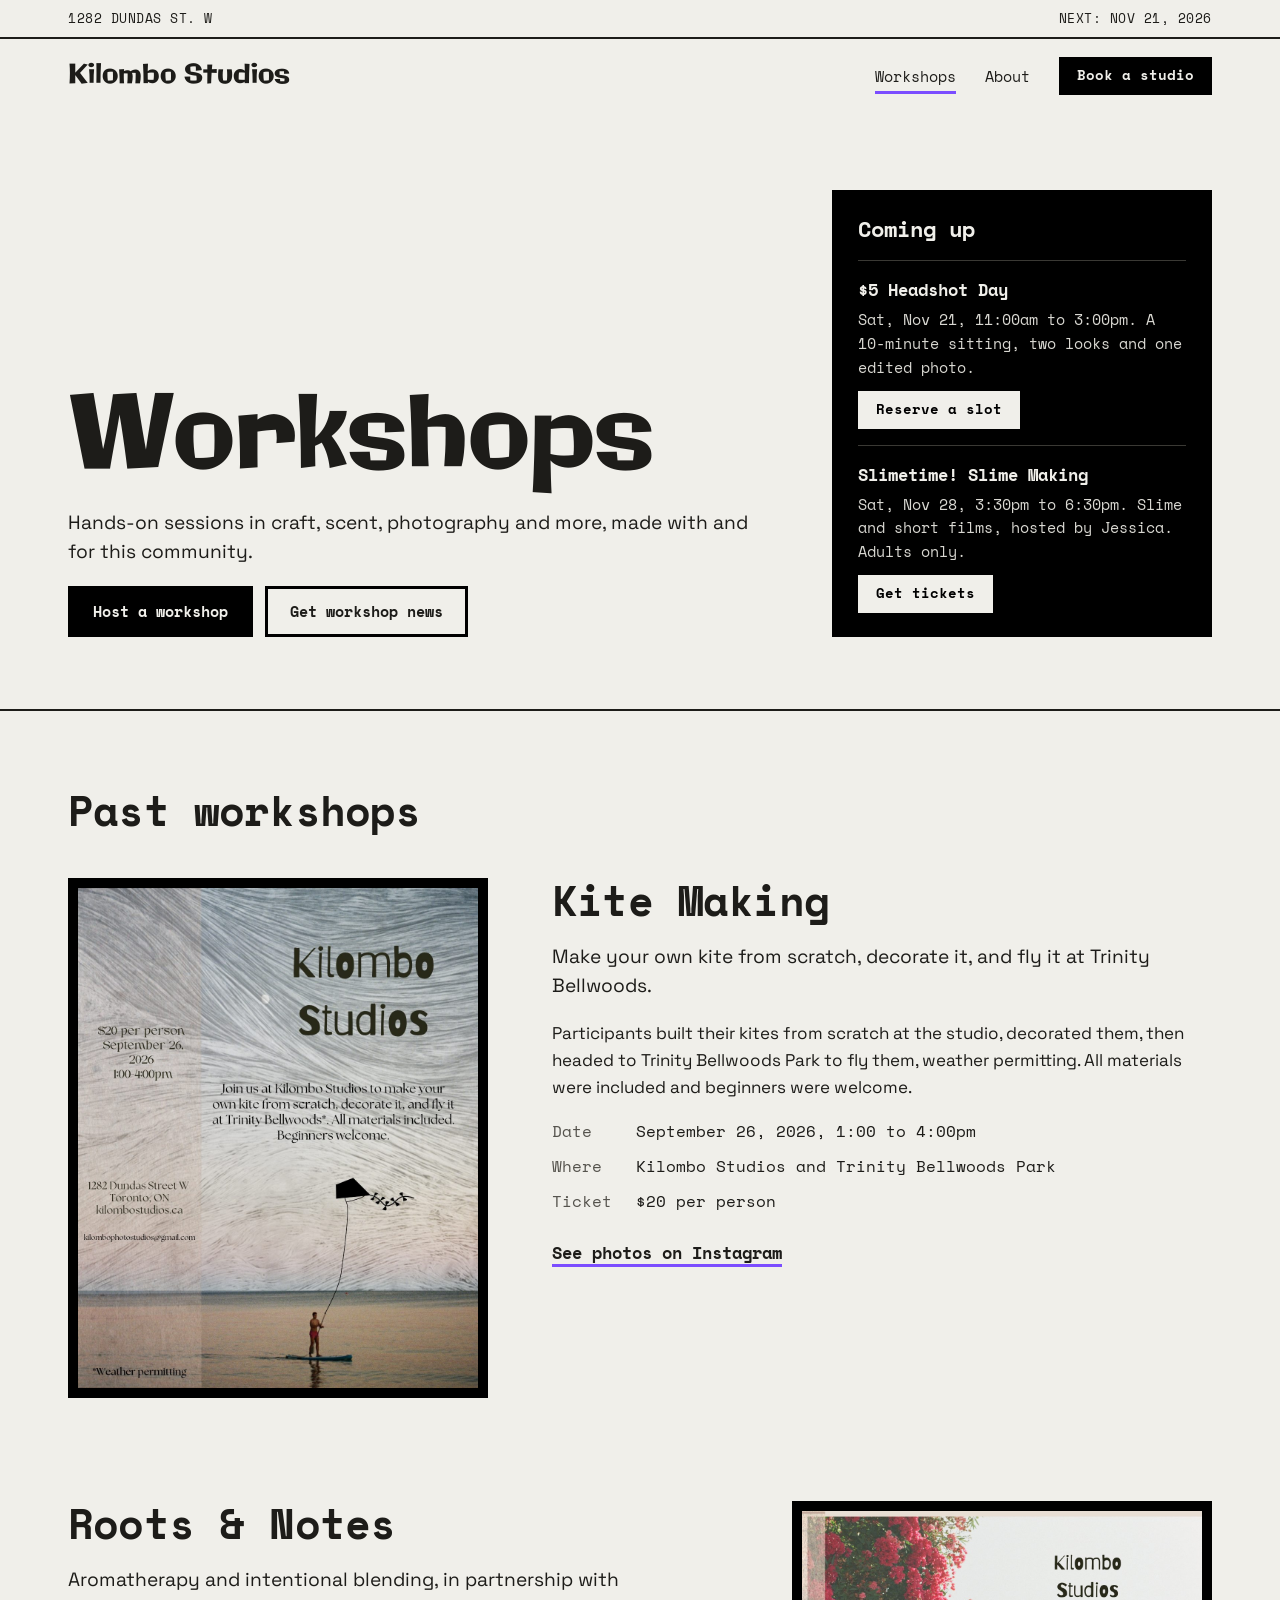
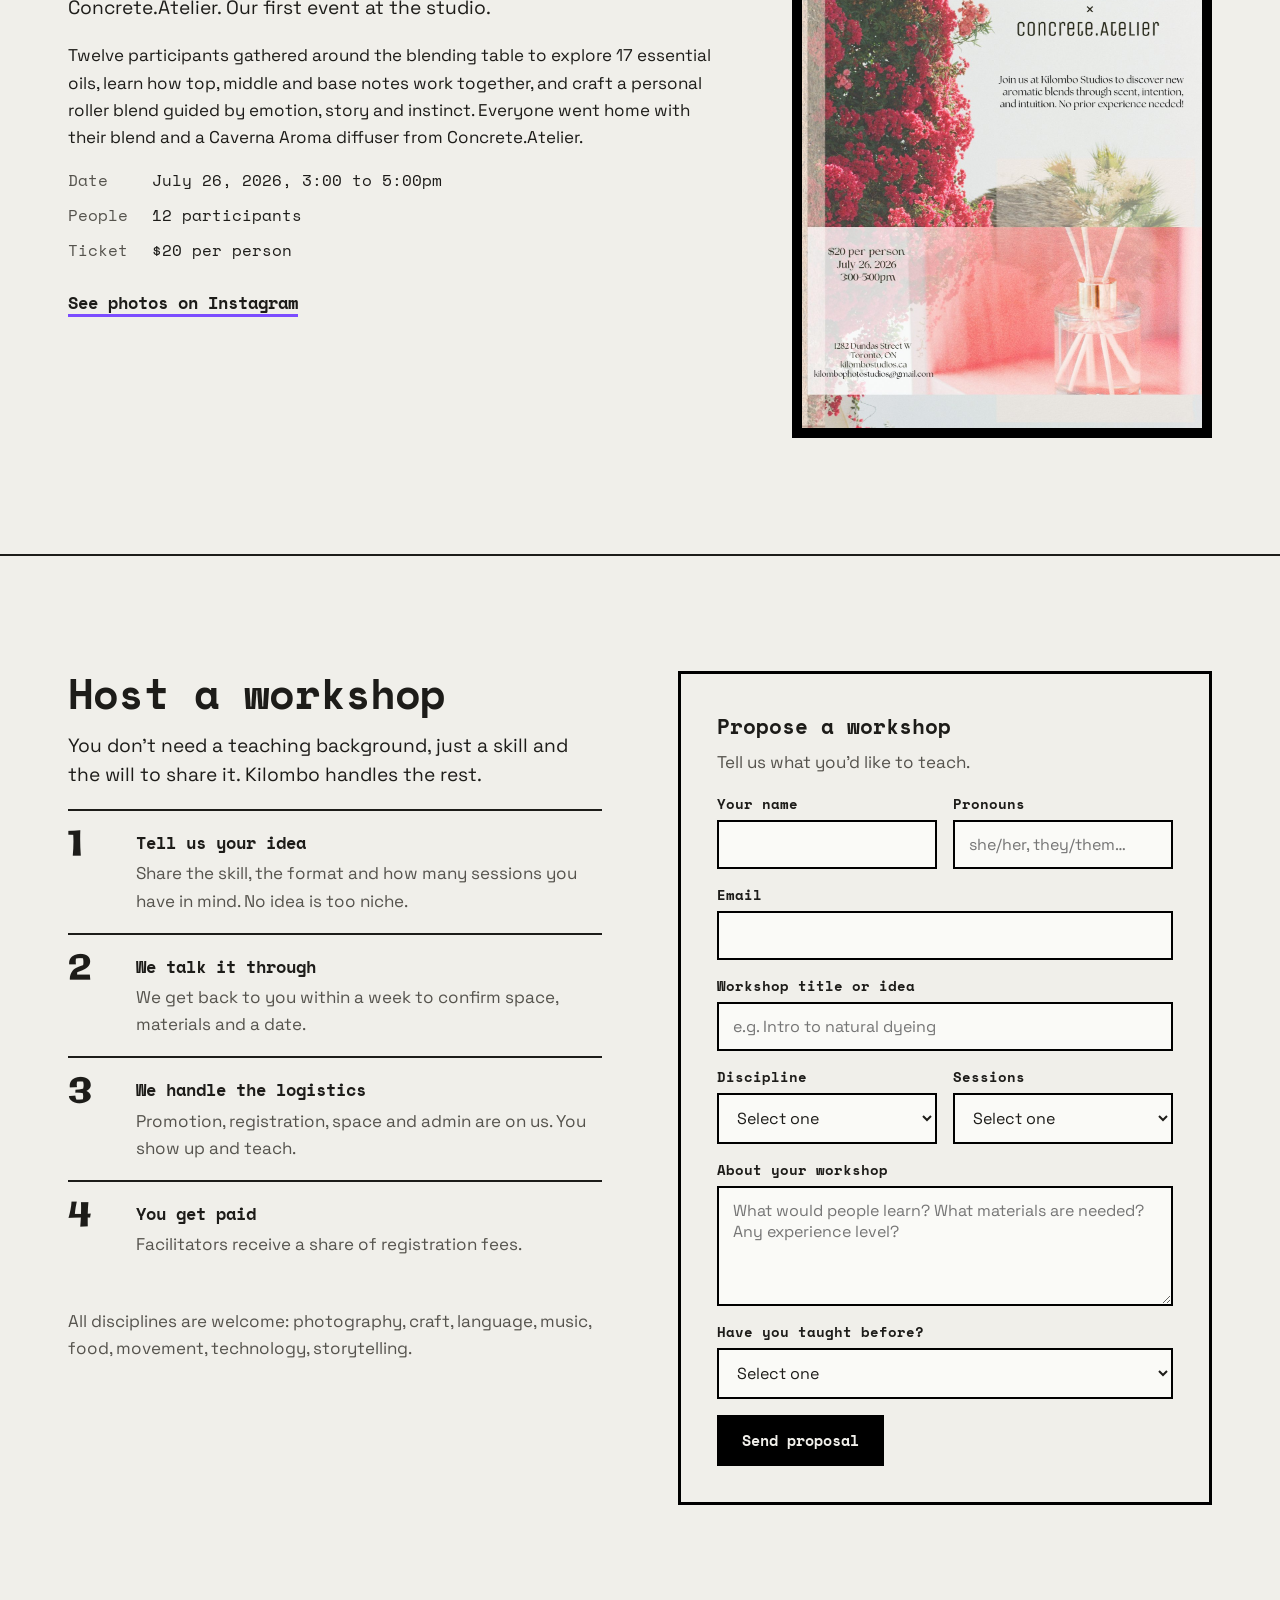
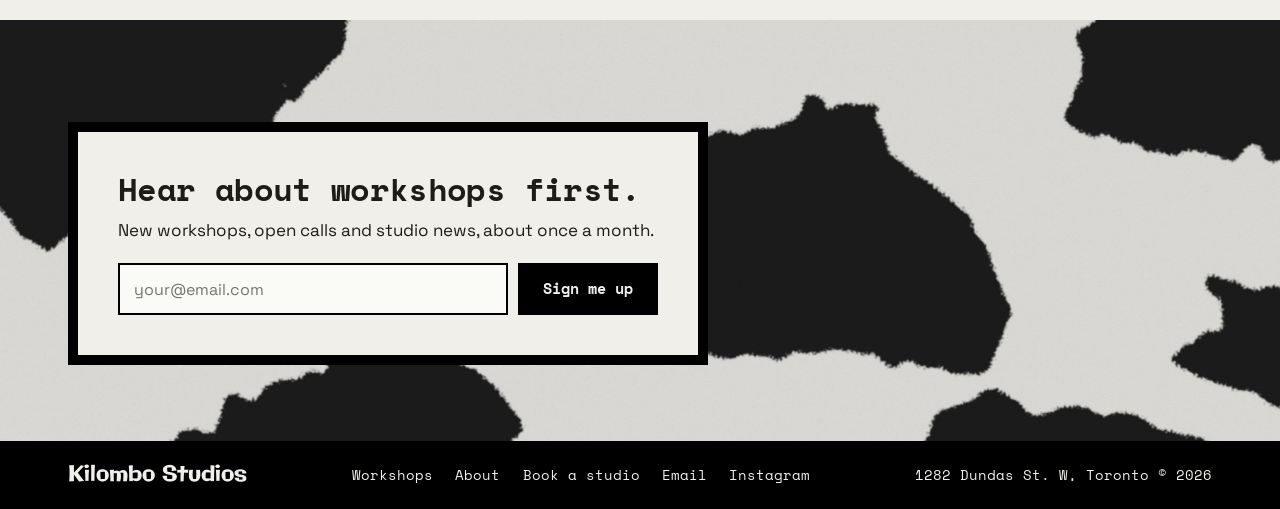
<file: events.html>
<!DOCTYPE html>
<html lang="en"><head><meta charset="UTF-8" />
<title>Past workshops — Kilombo Studios</title>
<meta http-equiv="refresh" content="0; url=workshops.html#past" />
<link rel="canonical" href="https://kilombostudios.ca/workshops.html#past" />
</head><body><p>This page has moved to <a href="workshops.html#past">workshops.html#past</a>.</p></body></html>
</file>
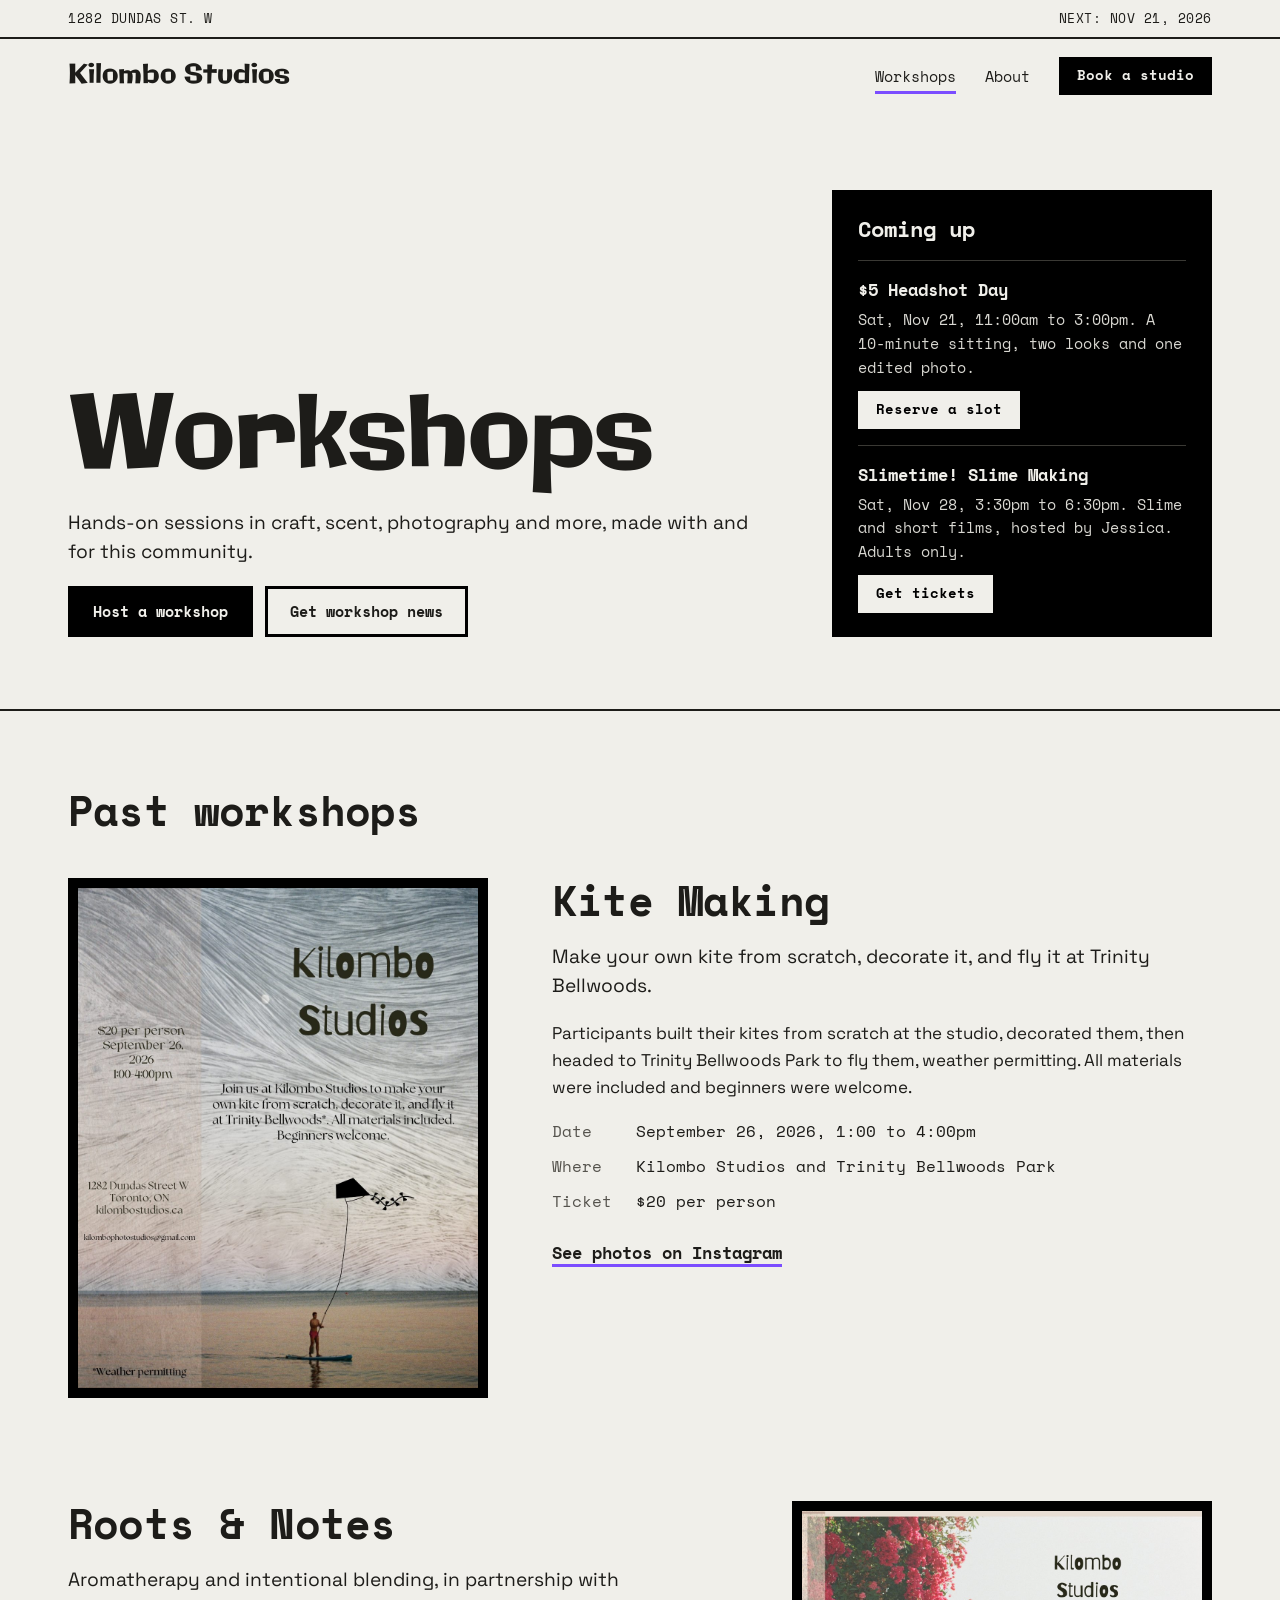
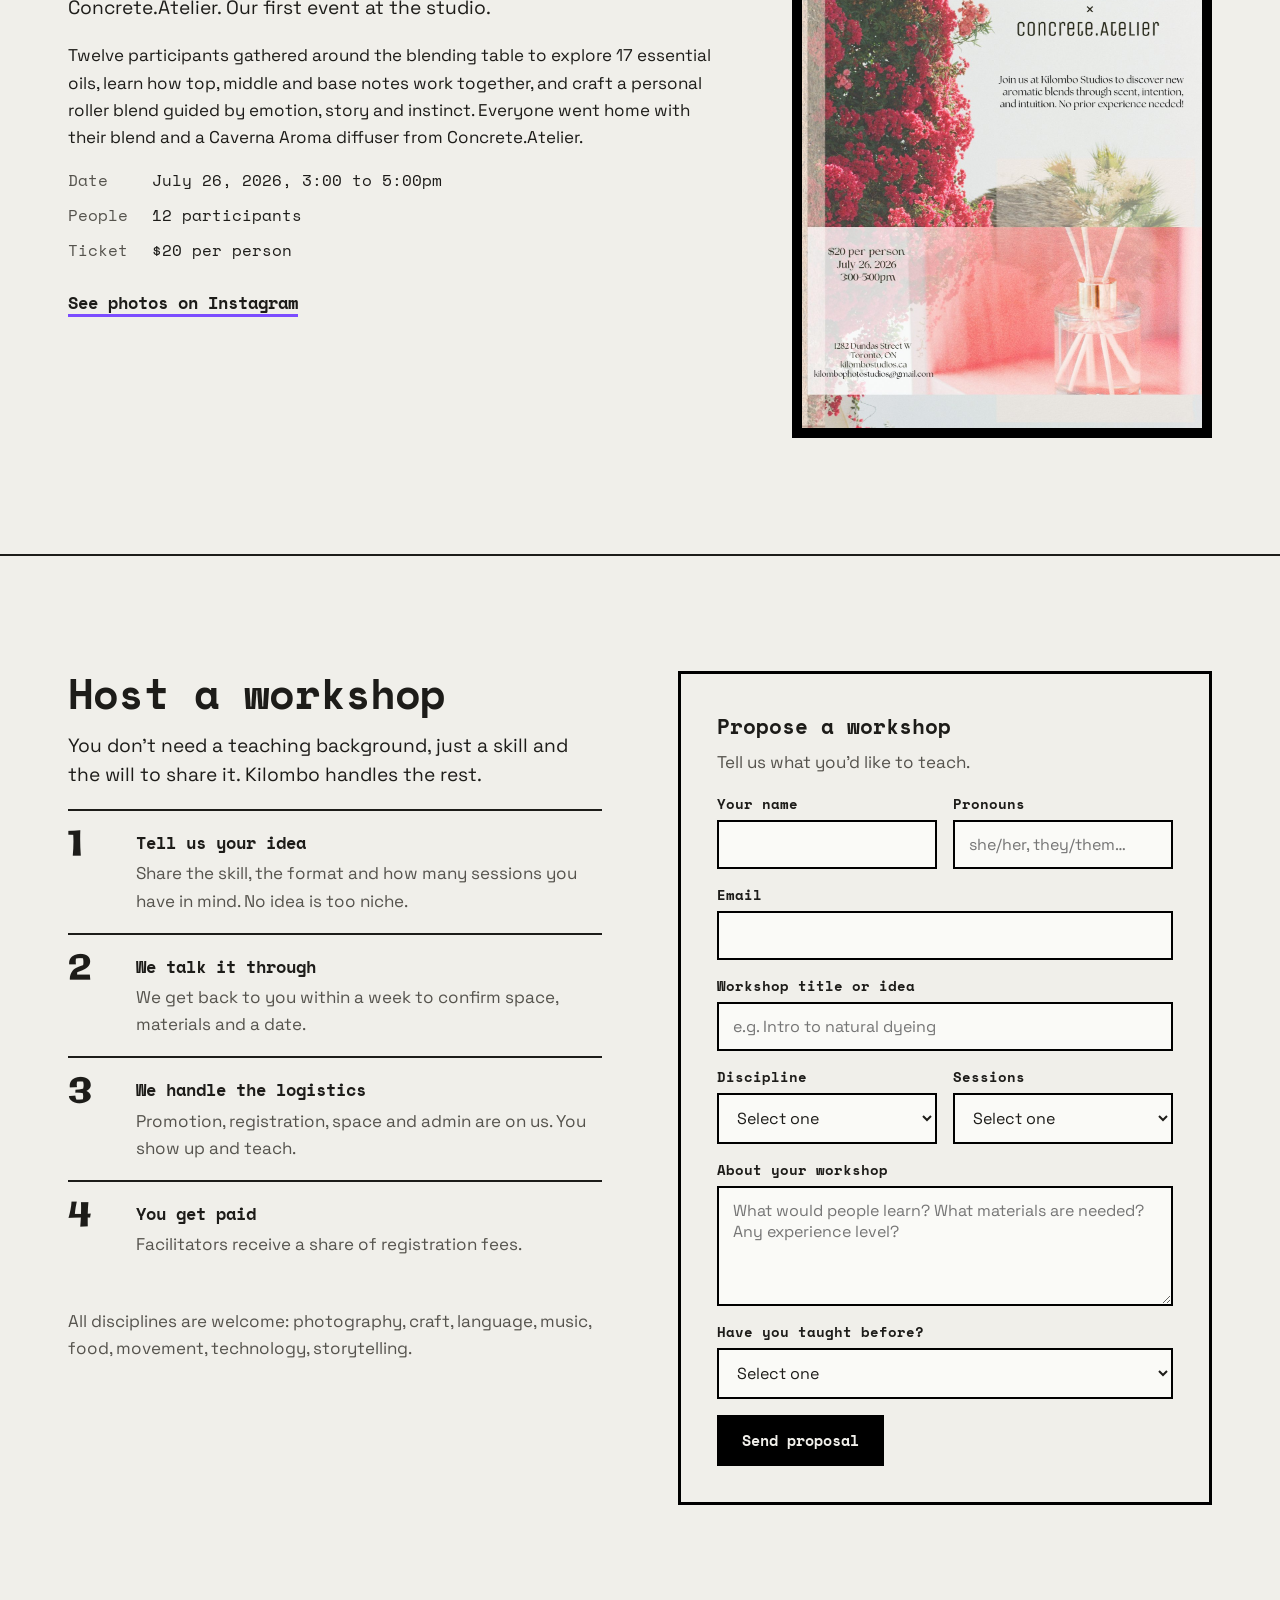
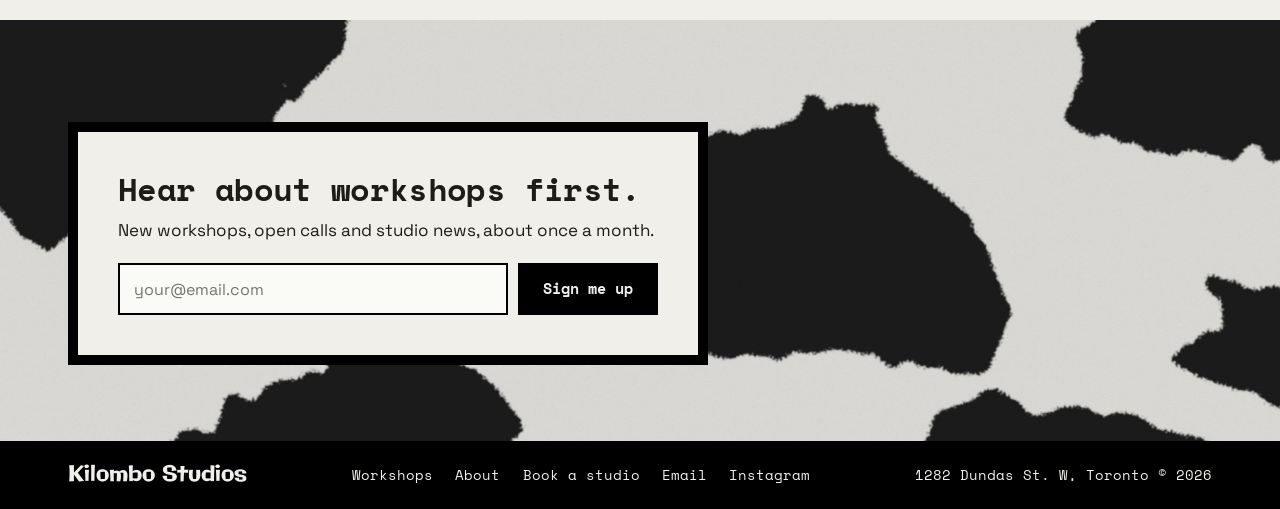
<file: workshops.html>
<!DOCTYPE html>
<html lang="en">
<head>
  <meta charset="UTF-8" />
  <meta name="viewport" content="width=device-width, initial-scale=1.0" />
  <title>Workshops — Kilombo Studios</title>
  <meta name="description" content="Workshops and events at Kilombo Studios in Little Portugal, Toronto: what's coming up, past workshops, and how to host your own." />
  <meta property="og:title" content="Workshops — Kilombo Studios" />
  <meta property="og:description" content="Workshops and events at Kilombo Studios in Little Portugal, Toronto: what's coming up, past workshops, and how to host your own." />
  <meta property="og:image" content="https://kilombostudios.ca/images/frame-2.jpg" />
  <meta name="theme-color" content="#F0EFEA" />
  <link rel="preload" href="fonts/galindo-400.woff2" as="font" type="font/woff2" crossorigin />
  <link rel="preload" href="fonts/space-mono-700.woff2" as="font" type="font/woff2" crossorigin />
  <link rel="stylesheet" href="css/site.css" />
  <script>document.documentElement.classList.add('js');</script>
</head>
<body>
  <a class="skip" href="#main">Skip to content</a>
  <div class="topline">
    <div class="wrap">
      <a href="https://www.google.com/maps/search/?api=1&query=1282+Dundas+St+W,+Toronto,+ON" target="_blank" rel="noopener">1282 Dundas St. W</a>
      <a href="workshops.html#coming-up">Next: Nov 21, 2026</a>
    </div>
  </div>
  <header class="nav">
    <div class="wrap">
      <a class="nav-brand" href="index.html">Kilombo Studios</a>
      <ul class="nav-links">
        <li><a href="workshops.html" aria-current="page">Workshops</a></li>
        <li><a href="about.html">About</a></li>
        <li><a class="btn btn--small" href="book.html">Book a studio</a></li>
      </ul>
    </div>
  </header>

  <main id="main">
    <section class="page-head" aria-labelledby="page-title">
      <div class="wrap">
        <div>
          <h1 id="page-title" class="display">Workshops</h1>
          <p class="lead">Hands-on sessions in craft, scent, photography and more, made with and for this community.</p>
          <div class="btn-row"><a class="btn" href="#host">Host a workshop</a><a class="btn btn--ghost" href="#newsletter">Get workshop news</a></div>
        </div>
        <aside class="next-up next-up--page" id="coming-up" aria-labelledby="up-title">
          <h2 id="up-title">Coming up</h2>
          <div class="up-item">
            <h3>$5 Headshot Day</h3>
            <p>Sat, Nov 21, 11:00am to 3:00pm. A 10-minute sitting, two looks and one edited photo.</p>
            <a class="btn btn--small" href="https://www.eventbrite.ca/e/2004500255223?aff=website" target="_blank" rel="noopener">Reserve a slot</a>
          </div>
          <div class="up-item">
            <h3>Slimetime! Slime Making</h3>
            <p>Sat, Nov 28, 3:30pm to 6:30pm. Slime and short films, hosted by Jessica. Adults only.</p>
            <a class="btn btn--small" href="https://www.eventbrite.ca/e/slimetime-slime-making-workshop-tickets-2004419049334?aff=website" target="_blank" rel="noopener">Get tickets</a>
          </div>
        </aside>
      </div>
    </section>

    <section class="section section--first" id="past" aria-labelledby="past-title">
      <div class="wrap">
        <h2 id="past-title" class="h2 section-title">Past workshops</h2>
        <div class="past-list">
        <article class="feature" id="kite-making">
          <a class="frame" href="images/kite-making-poster.jpg" target="_blank" rel="noopener" aria-label="Open the Kite Making poster">
            <img src="images/kite-making-poster.jpg" alt="Event poster: make your own kite at Kilombo Studios and fly it at Trinity Bellwoods, $20 per person, September 26, 2026, 1:00 to 4:00pm" width="1080" height="1350" loading="lazy" />
          </a>
          <div class="feature-body">
            <h3 class="h2">Kite Making</h3>
            <p class="lead">Make your own kite from scratch, decorate it, and fly it at Trinity Bellwoods.</p>
            <p>Participants built their kites from scratch at the studio, decorated them, then headed to Trinity Bellwoods Park to fly them, weather permitting. All materials were included and beginners were welcome.</p>
            <dl class="facts"><dt>Date</dt><dd>September 26, 2026, 1:00 to 4:00pm</dd><dt>Where</dt><dd>Kilombo Studios and Trinity Bellwoods Park</dd><dt>Ticket</dt><dd>$20 per person</dd></dl>
            <a class="textlink" href="https://www.instagram.com/kilombostudios/" target="_blank" rel="noopener">See photos on Instagram</a>
          </div>
        </article>
        <article class="feature feature--reverse" id="roots-and-notes">
          <a class="frame" href="images/roots-and-notes-poster.jpg" target="_blank" rel="noopener" aria-label="Open the Roots &amp; Notes poster">
            <img src="images/roots-and-notes-poster.jpg" alt="Event poster: Kilombo Studios × Concrete.Atelier aromatherapy workshop, $20 per person, July 26, 2026, 3:00 to 5:00pm" width="1200" height="1553" loading="lazy" />
          </a>
          <div class="feature-body">
            <h3 class="h2">Roots &amp; Notes</h3>
            <p class="lead">Aromatherapy and intentional blending, in partnership with Concrete.Atelier. Our first event at the studio.</p>
            <p>Twelve participants gathered around the blending table to explore 17 essential oils, learn how top, middle and base notes work together, and craft a personal roller blend guided by emotion, story and instinct. Everyone went home with their blend and a Caverna Aroma diffuser from Concrete.Atelier.</p>
            <dl class="facts"><dt>Date</dt><dd>July 26, 2026, 3:00 to 5:00pm</dd><dt>People</dt><dd>12 participants</dd><dt>Ticket</dt><dd>$20 per person</dd></dl>
            <a class="textlink" href="https://www.instagram.com/kilombostudios/" target="_blank" rel="noopener">See photos on Instagram</a>
          </div>
        </article>
        </div>
      </div>
    </section>

    <section class="section" id="host" aria-labelledby="host-title">
      <div class="wrap split">
        <div>
          <h2 id="host-title" class="h2" style="margin-bottom:1rem">Host a workshop</h2>
          <p class="lead">You don't need a teaching background, just a skill and the will to share it. Kilombo handles the rest.</p>
          <ol class="steps">
            <li><div><strong>Tell us your idea</strong><p>Share the skill, the format and how many sessions you have in mind. No idea is too niche.</p></div></li>
            <li><div><strong>We talk it through</strong><p>We get back to you within a week to confirm space, materials and a date.</p></div></li>
            <li><div><strong>We handle the logistics</strong><p>Promotion, registration, space and admin are on us. You show up and teach.</p></div></li>
            <li><div><strong>You get paid</strong><p>Facilitators receive a share of registration fees.</p></div></li>
          </ol>
          <p class="soft">All disciplines are welcome: photography, craft, language, music, food, movement, technology, storytelling.</p>
        </div>

        <form class="form" data-form="host" data-subject="New workshop proposal — Kilombo website">
          <h3>Propose a workshop</h3>
          <p>Tell us what you'd like to teach.</p>
          <input type="text" name="_honey" class="hp-field" tabindex="-1" autocomplete="off" aria-hidden="true" />
          <div class="form-row">
            <div class="field"><label for="h-name">Your name</label><input id="h-name" type="text" name="Name" required /></div>
            <div class="field"><label for="h-pronouns">Pronouns</label><input id="h-pronouns" type="text" name="Pronouns" placeholder="she/her, they/them…" /></div>
          </div>
          <div class="field"><label for="h-email">Email</label><input id="h-email" type="email" name="email" required /></div>
          <div class="field"><label for="h-title">Workshop title or idea</label><input id="h-title" type="text" name="Workshop Title" placeholder="e.g. Intro to natural dyeing" required /></div>
          <div class="form-row">
            <div class="field"><label for="h-disc">Discipline</label>
              <select id="h-disc" name="Discipline"><option value="">Select one</option><option>Photography or film</option><option>Visual art or craft</option><option>Textile or fibre arts</option><option>Music or sound</option><option>Language or writing</option><option>Food or cooking</option><option>Movement or dance</option><option>Technology or design</option><option>Wellness or community care</option><option>Something else</option></select></div>
            <div class="field"><label for="h-sessions">Sessions</label>
              <select id="h-sessions" name="Sessions"><option value="">Select one</option><option>One session</option><option>Two sessions</option><option>Three or more</option><option>Not sure yet</option></select></div>
          </div>
          <div class="field"><label for="h-desc">About your workshop</label><textarea id="h-desc" name="Description" placeholder="What would people learn? What materials are needed? Any experience level?"></textarea></div>
          <div class="field"><label for="h-exp">Have you taught before?</label>
            <select id="h-exp" name="Teaching Experience"><option value="">Select one</option><option>Yes, formally</option><option>Yes, informally</option><option>No, this would be my first time</option></select></div>
          <button type="submit" class="btn">Send proposal</button>
          <p class="form-status" role="status" aria-live="polite" hidden></p>
        </form>
      </div>
    </section>
  </main>
  <footer class="footer hide-bg">
    <div class="wrap">
      <div class="footer-card" id="newsletter">
        <h2 class="h2">Hear about workshops first.</h2>
        <p>New workshops, open calls and studio news, about once a month.</p>
        <form class="newsletter" data-form="newsletter" data-subject="Newsletter sign-up — Kilombo website">
          <input type="text" name="_honey" class="hp-field" tabindex="-1" autocomplete="off" aria-hidden="true" />
          <label class="hp-field" for="nl-email">Email address</label>
          <input id="nl-email" type="email" name="email" placeholder="your@email.com" required />
          <button class="btn" type="submit">Sign me up</button>
        </form>
        <p class="form-status" role="status" aria-live="polite" hidden></p>
      </div>
    </div>
    <div class="footer-base">
      <div class="wrap">
        <span class="footer-brand">Kilombo Studios</span>
        <ul>
          <li><a href="workshops.html">Workshops</a></li>
          <li><a href="about.html">About</a></li>
          <li><a href="book.html">Book a studio</a></li>
          <li><a href="mailto:kilombophotostudios@gmail.com">Email</a></li>
          <li><a href="https://www.instagram.com/kilombostudios/" target="_blank" rel="noopener">Instagram</a></li>
        </ul>
        <span>1282 Dundas St. W, Toronto &copy; 2026</span>
      </div>
    </div>
  </footer>
  <script src="js/site.js"></script>
</body>
</html>
</file>
<file: css/site.css>
/* Kilombo Studios — site styles
   Palette and type taken from the $5 Headshot Day poster:
   off-white paper, black photo frames, cow hide, one violet "now" frame. */

@font-face { font-family: 'Galindo'; src: url('../fonts/galindo-400.woff2') format('woff2'); font-weight: 400; font-display: swap; }
@font-face { font-family: 'Space Mono'; src: url('../fonts/space-mono-400.woff2') format('woff2'); font-weight: 400; font-display: swap; }
@font-face { font-family: 'Space Mono'; src: url('../fonts/space-mono-700.woff2') format('woff2'); font-weight: 700; font-display: swap; }
@font-face { font-family: 'Space Grotesk'; src: url('../fonts/space-grotesk-400.woff2') format('woff2'); font-weight: 400; font-display: swap; }
@font-face { font-family: 'Space Grotesk'; src: url('../fonts/space-grotesk-500.woff2') format('woff2'); font-weight: 500; font-display: swap; }

:root {
  --paper: #F0EFEA;
  --paper-2: #E6E5DF;
  --ink: #1D1C19;
  --ink-soft: #55534D;
  --black: #000;
  --line: #1D1C19;
  --violet: #7B4DFF;
  --violet-deep: #5B2FE6;

  --display: 'Galindo', 'Arial Rounded MT Bold', system-ui, sans-serif;
  --mono: 'Space Mono', ui-monospace, 'Courier New', monospace;
  --body: 'Space Grotesk', system-ui, -apple-system, 'Segoe UI', sans-serif;

  --wrap: 1240px;
  --gutter: clamp(20px, 4vw, 48px);
  --frame: 10px;
}

*, *::before, *::after { box-sizing: border-box; }
html { -webkit-text-size-adjust: 100%; scroll-behavior: smooth; }
body {
  margin: 0;
  background: var(--paper);
  color: var(--ink);
  font: 400 1.0625rem/1.6 var(--body);
}
img { max-width: 100%; display: block; }
a { color: inherit; }
p { margin: 0 0 1em; max-width: 64ch; }
h1, h2, h3 { margin: 0; font-weight: 700; }

:focus-visible { outline: 3px solid var(--violet); outline-offset: 3px; }

.wrap { max-width: var(--wrap); margin: 0 auto; padding: 0 var(--gutter); }

.skip { position: absolute; left: -9999px; top: 0; }
.skip:focus { left: 12px; top: 12px; z-index: 50; background: var(--black); color: var(--paper); padding: 8px 14px; }

/* ── Type ─────────────────────────────────────────────────────────── */
.display {
  font-family: var(--display);
  font-weight: 400;
  line-height: 0.92;
  letter-spacing: -0.01em;
}
.h2 {
  font-family: var(--mono);
  font-size: clamp(1.75rem, 3.4vw, 2.6rem);
  line-height: 1.1;
  letter-spacing: -0.02em;
}
.h3 {
  font-family: var(--mono);
  font-size: 1.25rem;
  line-height: 1.25;
}
.lead { font-size: 1.2rem; line-height: 1.5; }
.mono { font-family: var(--mono); }
.soft { color: var(--ink-soft); }

/* ── Top strip (the poster's corner details) ──────────────────────── */
.topline {
  font: 400 0.82rem/1 var(--mono);
  letter-spacing: 0.04em;
  text-transform: uppercase;
  border-bottom: 2px solid var(--line);
}
.topline .wrap { display: flex; justify-content: space-between; gap: 1rem; padding-top: 12px; padding-bottom: 12px; }
.topline a { text-decoration: none; }
.topline a:hover { text-decoration: underline; text-decoration-color: var(--violet); text-decoration-thickness: 2px; }

/* ── Nav ─────────────────────────────────────────────────────────── */
.nav .wrap { display: flex; align-items: center; justify-content: space-between; gap: 1rem 2rem; flex-wrap: wrap; padding-top: 18px; padding-bottom: 18px; }
.nav-brand { font-family: var(--display); font-size: 1.7rem; line-height: 1; text-decoration: none; }
.nav-links { display: flex; align-items: center; gap: 0.4rem 1.8rem; flex-wrap: wrap; list-style: none; margin: 0; padding: 0; font-family: var(--mono); font-size: 0.95rem; }
.nav-links a { text-decoration: none; padding: 4px 0; border-bottom: 3px solid transparent; }
.nav-links a:hover { border-bottom-color: var(--ink); }
.nav-links a[aria-current="page"] { border-bottom-color: var(--violet); }
.nav-links .btn { padding: 10px 16px; border: 2px solid var(--black); }
.nav-links .btn:hover { border-color: var(--violet); }

/* ── Buttons ─────────────────────────────────────────────────────── */
.btn {
  display: inline-flex; align-items: center; justify-content: center;
  font: 700 0.95rem/1 var(--mono);
  padding: 15px 22px;
  border: 3px solid var(--black);
  background: var(--black); color: var(--paper);
  text-decoration: none; cursor: pointer;
  transition: background .15s, color .15s;
}
.btn:hover { background: var(--violet); border-color: var(--violet); color: #fff; }
.btn--ghost { background: var(--paper); color: var(--ink); }
.btn--ghost:hover { background: var(--black); border-color: var(--black); color: var(--paper); }
.btn--small { padding: 10px 16px; font-size: 0.85rem; border-width: 2px; }
.btn-row { display: flex; flex-wrap: wrap; gap: 12px; }

.textlink { font-family: var(--mono); font-weight: 700; text-decoration: underline; text-decoration-color: var(--violet); text-decoration-thickness: 3px; text-underline-offset: 5px; }
.textlink:hover { color: var(--violet-deep); }

/* ── Frames: every image sits in a black print frame.
      The violet ring marks whatever is happening now. ───────────── */
.frame { background: var(--black); padding: var(--frame); }
.frame img { width: 100%; height: 100%; object-fit: cover; object-position: 50% 30%; }
.frame--now { box-shadow: 0 0 0 5px var(--violet); }

/* ── Cow hide ────────────────────────────────────────────────────── */
.hide-bg { background: #C9C8C3 url('../images/hide.jpg') center / cover no-repeat; }

/* ── Home hero ───────────────────────────────────────────────────── */
.hero { position: relative; overflow: hidden; }
.hero::after {
  content: ""; position: absolute; left: 0; right: 0; bottom: 0; top: 56%;
  background: #C9C8C3 url('../images/hide.jpg') 30% 40% / cover no-repeat;
  z-index: 0;
}
.hero .wrap {
  position: relative; z-index: 1;
  display: grid;
  grid-template-columns: 1.15fr minmax(220px, 300px) 1fr;
  grid-template-rows: auto auto;
  column-gap: clamp(24px, 3.5vw, 56px);
  padding-top: clamp(32px, 5vw, 64px);
  padding-bottom: clamp(40px, 6vw, 80px);
}
.hero-title { grid-column: 1; grid-row: 1; align-self: start; }
.hero-title h1 { font-size: clamp(4.2rem, 9.4vw, 8.6rem); }
.hero-title p { margin-top: 1.4rem; font-family: var(--mono); font-size: 0.95rem; max-width: 30ch; }

.strip { grid-column: 2; grid-row: 1 / span 2; display: grid; gap: 24px; align-content: start; padding: 5px; }
.strip .frame { box-shadow: 0 0 0 5px var(--violet); }
.strip .frame { aspect-ratio: 1 / 1; }

.hero-intro { grid-column: 3; grid-row: 1; align-self: start; padding-top: 0.6rem; }
.hero-intro .h2 { font-size: clamp(1.6rem, 2.6vw, 2.3rem); margin-bottom: 1rem; }
.hero-intro p { font-size: 1.05rem; }

.next-up {
  grid-column: 1; grid-row: 2; align-self: end; justify-self: start;
  background: var(--black); color: var(--paper);
  padding: 22px 26px 24px; margin-top: 2.5rem; max-width: 380px;
  font-family: var(--mono);
}
.next-up h2 { font-size: 1.35rem; margin-bottom: 0.9rem; }
.next-up dl { display: grid; grid-template-columns: auto 1fr; gap: 6px 18px; margin: 0 0 1.2rem; font-size: 0.95rem; }
.next-up dt { color: #A9A7A0; }
.next-up dd { margin: 0; }
.next-up .btn { background: var(--paper); color: var(--black); border-color: var(--paper); }
.next-up .btn:hover { background: var(--violet); border-color: var(--violet); color: #fff; }

/* one orchestrated moment: prints drop into the strip on load */
@media (prefers-reduced-motion: no-preference) {
  .js .strip .frame { opacity: 0; transform: translateY(-28px) rotate(-2deg); }
  .js.loaded .strip .frame { opacity: 1; transform: none; transition: opacity .5s ease, transform .6s cubic-bezier(.2,.9,.25,1.15); }
  .js.loaded .strip .frame:nth-child(2) { transition-delay: .18s; }
  .js.loaded .strip .frame:nth-child(3) { transition-delay: .36s; }
  .js.loaded .strip .frame:nth-child(4) { transition-delay: .54s; }
}

/* ── Sections ────────────────────────────────────────────────────── */
.section { padding: clamp(64px, 9vw, 120px) 0; }
.section + .section { border-top: 2px solid var(--line); }
.section-head { display: flex; justify-content: space-between; align-items: end; gap: 1rem 2rem; flex-wrap: wrap; margin-bottom: clamp(32px, 4vw, 56px); }
.section-head p { margin: 0; max-width: 46ch; }

/* Feature: framed poster + details */
.feature { display: grid; grid-template-columns: minmax(260px, 420px) 1fr; gap: clamp(32px, 5vw, 72px); align-items: start; }
.feature .frame { max-width: 420px; }
.feature-body .h2 { margin-bottom: 1.2rem; }
.facts { display: grid; grid-template-columns: auto 1fr; gap: 10px 24px; margin: 0 0 1.6rem; font-family: var(--mono); font-size: 0.98rem; }
.facts dt { color: var(--ink-soft); }
.facts dd { margin: 0; }

/* Schedule rows (what's on) */
.rows { list-style: none; margin: 0; padding: 0; border-top: 2px solid var(--line); }
.rows > li { display: grid; grid-template-columns: 220px 1fr auto; gap: 8px 32px; align-items: baseline; padding: 22px 0; border-bottom: 2px solid var(--line); }
.rows .when { font-family: var(--mono); font-size: 0.95rem; }
.rows h3 { font-family: var(--mono); font-size: 1.15rem; margin-bottom: 4px; }
.rows p { margin: 0; color: var(--ink-soft); }
.rows .act { justify-self: end; white-space: nowrap; }
.rows--compact > li { padding: 16px 0; }

/* Rooms */
.rooms { list-style: none; margin: 0; padding: 0; display: grid; grid-template-columns: repeat(2, 1fr); gap: 0 clamp(32px, 5vw, 72px); }
.rooms li { padding: 26px 0 28px; border-top: 2px solid var(--line); }
.rooms li.span { grid-column: 1 / -1; display: grid; grid-template-columns: 1fr 1fr; gap: 0 clamp(32px, 5vw, 72px); }
.rooms h3 { font-family: var(--mono); font-size: 1.3rem; margin-bottom: 0.5rem; }
.rooms p { margin: 0 0 0.6rem; }
.rooms .kit { font-family: var(--mono); font-size: 0.85rem; color: var(--ink-soft); margin: 0; }

/* Story (inverted) */
.story { background: var(--black); color: var(--paper); }
.story .wrap { display: grid; grid-template-columns: 1.3fr 1fr; gap: clamp(32px, 6vw, 96px); align-items: start; }
.story blockquote { margin: 0; font: 700 clamp(1.4rem, 2.6vw, 2.1rem)/1.3 var(--mono); letter-spacing: -0.01em; }
.story cite { display: block; margin-top: 1.4rem; font: 400 0.95rem var(--mono); font-style: normal; color: #A9A7A0; }
.story p { color: #D9D8D2; }
.section.story + .section { border-top: 0; }

/* Rates */
.rates { display: grid; grid-template-columns: repeat(3, 1fr); gap: clamp(20px, 3vw, 40px); }
.rate { border: 3px solid var(--black); padding: 28px 26px 30px; display: flex; flex-direction: column; background: var(--paper); }
.rate--now { box-shadow: 0 0 0 5px var(--violet); border-color: var(--black); }
.rate h3 { font-family: var(--mono); font-size: 1.1rem; margin-bottom: 0.6rem; }
.rate .price { font: 400 clamp(2.8rem, 4.6vw, 3.8rem)/1 var(--display); margin: 0 0 0.9rem; }
.price small { font: 400 1rem var(--mono); color: var(--ink-soft); }
.rate p { font-size: 0.98rem; }
.rate ul { margin: 0 0 1.6rem; padding: 0; list-style: none; font-size: 0.95rem; }
.rate li { padding: 7px 0; border-top: 1px solid #BEBCB5; }
.rate .btn { margin-top: auto; align-self: flex-start; }
.note { margin-top: clamp(28px, 4vw, 44px); padding: 22px 26px; background: var(--paper-2); border-left: 6px solid var(--black); }
.note p { margin: 0; max-width: 80ch; }

/* ── Inner page heads ────────────────────────────────────────────── */
.page-head .wrap { display: grid; grid-template-columns: 1fr minmax(260px, 380px); gap: clamp(32px, 5vw, 72px); align-items: end; padding-top: clamp(40px, 6vw, 80px); padding-bottom: clamp(40px, 6vw, 72px); }
.page-head h1 { font-size: clamp(3.6rem, 8vw, 7rem); margin-bottom: 1.4rem; }
.page-head .frame { aspect-ratio: 1 / 1; }
.hide-band--alt { background-position: 80% 70%; }
.hide-band { height: clamp(90px, 12vw, 160px); border-top: 2px solid var(--line); border-bottom: 2px solid var(--line); }

/* Info list (visit page) */
.info { display: grid; grid-template-columns: repeat(2, minmax(0, 1fr)); gap: 22px 40px; margin: 0; font-family: var(--mono); }
.info dt { font-size: 0.85rem; color: var(--ink-soft); margin-bottom: 4px; }
.info dd { margin: 0; font-size: 1.02rem; overflow-wrap: anywhere; }
.thursday { background: var(--black); color: var(--paper); padding: 26px 26px 28px; font-family: var(--mono); }
.thursday h2 { font-size: 1.3rem; margin-bottom: 0.8rem; }
.thursday p { color: #D9D8D2; font-size: 0.95rem; margin: 0; }

/* Teach list (workshops) */
.teach { list-style: none; margin: 0; padding: 0; display: grid; grid-template-columns: repeat(2, 1fr); gap: 0 clamp(32px, 5vw, 72px); }
.teach li { padding: 20px 0 22px; border-top: 2px solid var(--line); }
.teach h3 { font-family: var(--mono); font-size: 1.1rem; margin-bottom: 0.35rem; }
.teach p { margin: 0; color: var(--ink-soft); }

/* Steps (host a workshop): a real sequence, so numbered */
.steps { list-style: none; counter-reset: step; margin: 0 0 2rem; padding: 0; }
.steps li { counter-increment: step; display: grid; grid-template-columns: 52px 1fr; gap: 16px; padding: 18px 0; border-top: 2px solid var(--line); }
.steps li::before { content: counter(step); font: 400 2.2rem/1 var(--display); }
.steps strong { display: block; font-family: var(--mono); margin-bottom: 4px; }
.steps p { margin: 0; color: var(--ink-soft); }

.split { display: grid; grid-template-columns: 1fr 1fr; gap: clamp(32px, 6vw, 96px); align-items: start; }

/* ── Forms ───────────────────────────────────────────────────────── */
.form { border: 3px solid var(--black); padding: clamp(22px, 3vw, 36px); background: var(--paper); }
.form h3 { font-family: var(--mono); font-size: 1.3rem; margin-bottom: 0.4rem; }
.form > p { color: var(--ink-soft); }
.field { display: flex; flex-direction: column; gap: 6px; margin-bottom: 16px; }
.field label { font: 700 0.85rem var(--mono); }
.field input, .field select, .field textarea {
  font: 400 1rem var(--body); color: var(--ink);
  background: #FAFAF7; border: 2px solid var(--black); border-radius: 0;
  padding: 12px 14px; width: 100%;
}
.field textarea { min-height: 120px; resize: vertical; }
.field input:focus, .field select:focus, .field textarea:focus { outline: 3px solid var(--violet); outline-offset: 0; }
.form-row { display: grid; grid-template-columns: 1fr 1fr; gap: 0 16px; }
.form-status { margin: 14px 0 0; font-family: var(--mono); font-size: 0.92rem; }
.form-status.ok { color: #1E5B3A; }
.form-status.err { color: #A3261D; }
.hp-field { position: absolute; left: -9999px; width: 1px; height: 1px; overflow: hidden; }

/* ── Footer on hide ──────────────────────────────────────────────── */
.footer { padding: clamp(56px, 8vw, 110px) 0 0; }
.footer-card { background: var(--paper); border: var(--frame) solid var(--black); max-width: 640px; padding: clamp(24px, 4vw, 40px); }
.footer-card .h2 { font-size: clamp(1.5rem, 2.6vw, 2rem); margin-bottom: 0.6rem; }
.newsletter { display: flex; gap: 10px; flex-wrap: wrap; margin-top: 1.2rem; }
.newsletter input { flex: 1 1 220px; font: 400 1rem var(--body); padding: 13px 14px; border: 2px solid var(--black); background: #FAFAF7; border-radius: 0; }
.footer-base { margin-top: clamp(40px, 6vw, 80px); background: var(--black); color: var(--paper); font-family: var(--mono); font-size: 0.88rem; }
.footer-base .wrap { display: flex; justify-content: space-between; align-items: center; gap: 1rem 2rem; flex-wrap: wrap; padding-top: 18px; padding-bottom: 18px; }
.footer-base ul { display: flex; gap: 0.4rem 1.4rem; flex-wrap: wrap; list-style: none; margin: 0; padding: 0; }
.footer-base a { text-decoration: none; }
.footer-base a:hover { text-decoration: underline; text-decoration-color: var(--violet); text-decoration-thickness: 2px; }
.footer-brand { font: 400 1.4rem var(--display); }


/* ── Workshops: past list, teasers ───────────────────────────────── */
.section--first { border-top: 2px solid var(--line); padding-top: clamp(48px, 6vw, 80px); }
.page-head .next-up--page { grid-column: 2; grid-row: 1; margin-top: 0; align-self: end; justify-self: stretch; max-width: none; }
.next-up--page p { color: #D9D8D2; font-size: 0.92rem; margin: 0 0 1.1rem; }
.section-title { margin-bottom: clamp(28px, 3.5vw, 48px); }
.past-list { display: grid; gap: clamp(56px, 8vw, 110px); }
.feature--reverse { grid-template-columns: 1fr minmax(260px, 420px); }
.feature--reverse > .frame { order: 2; }
.teasers-title { margin: 3rem 0 1rem; }
.teasers { display: grid; grid-template-columns: repeat(2, minmax(0, 180px)); gap: 20px; }
.teaser { text-decoration: none; display: grid; gap: 10px; }
.teaser .frame { padding: 6px; aspect-ratio: 4 / 5; display: block; }
.teaser .frame img { object-position: top; }
.teaser-title { font: 700 0.95rem var(--mono); }
.teaser:hover .teaser-title { text-decoration: underline; text-decoration-color: var(--violet); text-decoration-thickness: 3px; text-underline-offset: 4px; }
.nav-links .btn[aria-current="page"] { box-shadow: 0 0 0 3px var(--violet); }
.btn--light { background: var(--paper); color: var(--black); border-color: var(--paper); }
.btn--light:hover { background: var(--violet); border-color: var(--violet); color: #fff; }
@media (max-width: 720px) {
  .feature--reverse { grid-template-columns: 1fr; }
  .feature--reverse > .frame { order: 0; }
}

.feature--next { margin-top: clamp(56px, 8vw, 110px); }
.past-strip { margin-top: clamp(56px, 8vw, 96px); padding-top: 8px; border-top: 2px solid var(--line); }
.past-strip .teasers { grid-template-columns: repeat(auto-fill, minmax(150px, 180px)); }
.next-up--page .up-item { padding: 16px 0; border-top: 1px solid #3A3934; }
.next-up--page .up-item:last-child { padding-bottom: 0; }
.next-up--page .up-item h3 { font: 700 1.05rem var(--mono); margin-bottom: 6px; }
.next-up--page .up-item p { margin: 0 0 12px; }

.feature--person { grid-template-columns: minmax(220px, 340px) 1fr; align-items: center; }
.feature--person .frame { max-width: 340px; }
.feature--person .h2 { margin-bottom: 1rem; }

/* ── Responsive ──────────────────────────────────────────────────── */
@media (max-width: 1000px) {
  .hero .wrap { grid-template-columns: 1fr minmax(200px, 260px); }
  .hero-title { grid-column: 1; grid-row: 1; }
  .hero-intro { grid-column: 1; grid-row: 2; padding-top: 1.6rem; }
  .strip { grid-column: 2; grid-row: 1 / span 3; }
  .next-up { grid-column: 1; grid-row: 3; }
  .hero::after { top: 64%; }
  .rows > li { grid-template-columns: 170px 1fr; }
  .rows .act { grid-column: 2; justify-self: start; margin-top: 8px; }
}

@media (max-width: 720px) {
  body { font-size: 1rem; }
  .topline .wrap { font-size: 0.72rem; }
  .hero::after { top: auto; height: 340px; }
  .hero .wrap { grid-template-columns: 1fr; }
  .hero-title, .hero-intro, .next-up { grid-column: 1; }
  .hero-title { grid-row: 1; }
  .hero-intro { grid-row: 2; }
  .strip { grid-column: 1; grid-row: 3; grid-template-columns: repeat(3, 1fr); gap: 16px; margin-top: 2rem; --frame: 6px; }
  .strip .frame { padding: 6px; box-shadow: 0 0 0 4px var(--violet); }
  .next-up { grid-row: 4; margin-top: 2rem; max-width: none; justify-self: stretch; }
  .feature, .feature--person, .story .wrap, .split, .page-head .wrap { grid-template-columns: 1fr; }
  .feature--person .frame { max-width: 280px; }
  .feature .frame { max-width: 360px; }
  .page-head .frame { max-width: 260px; }
  .page-head .next-up--page { grid-column: 1; grid-row: auto; }
  .rooms, .teach, .rates, .info { grid-template-columns: 1fr; }
  .rooms li.span { grid-template-columns: 1fr; }
  .rows > li { grid-template-columns: 1fr; gap: 4px; }
  .rows .act { grid-column: 1; }
  .form-row { grid-template-columns: 1fr; }
  .footer-card { border-width: 6px; }
}
</file>
